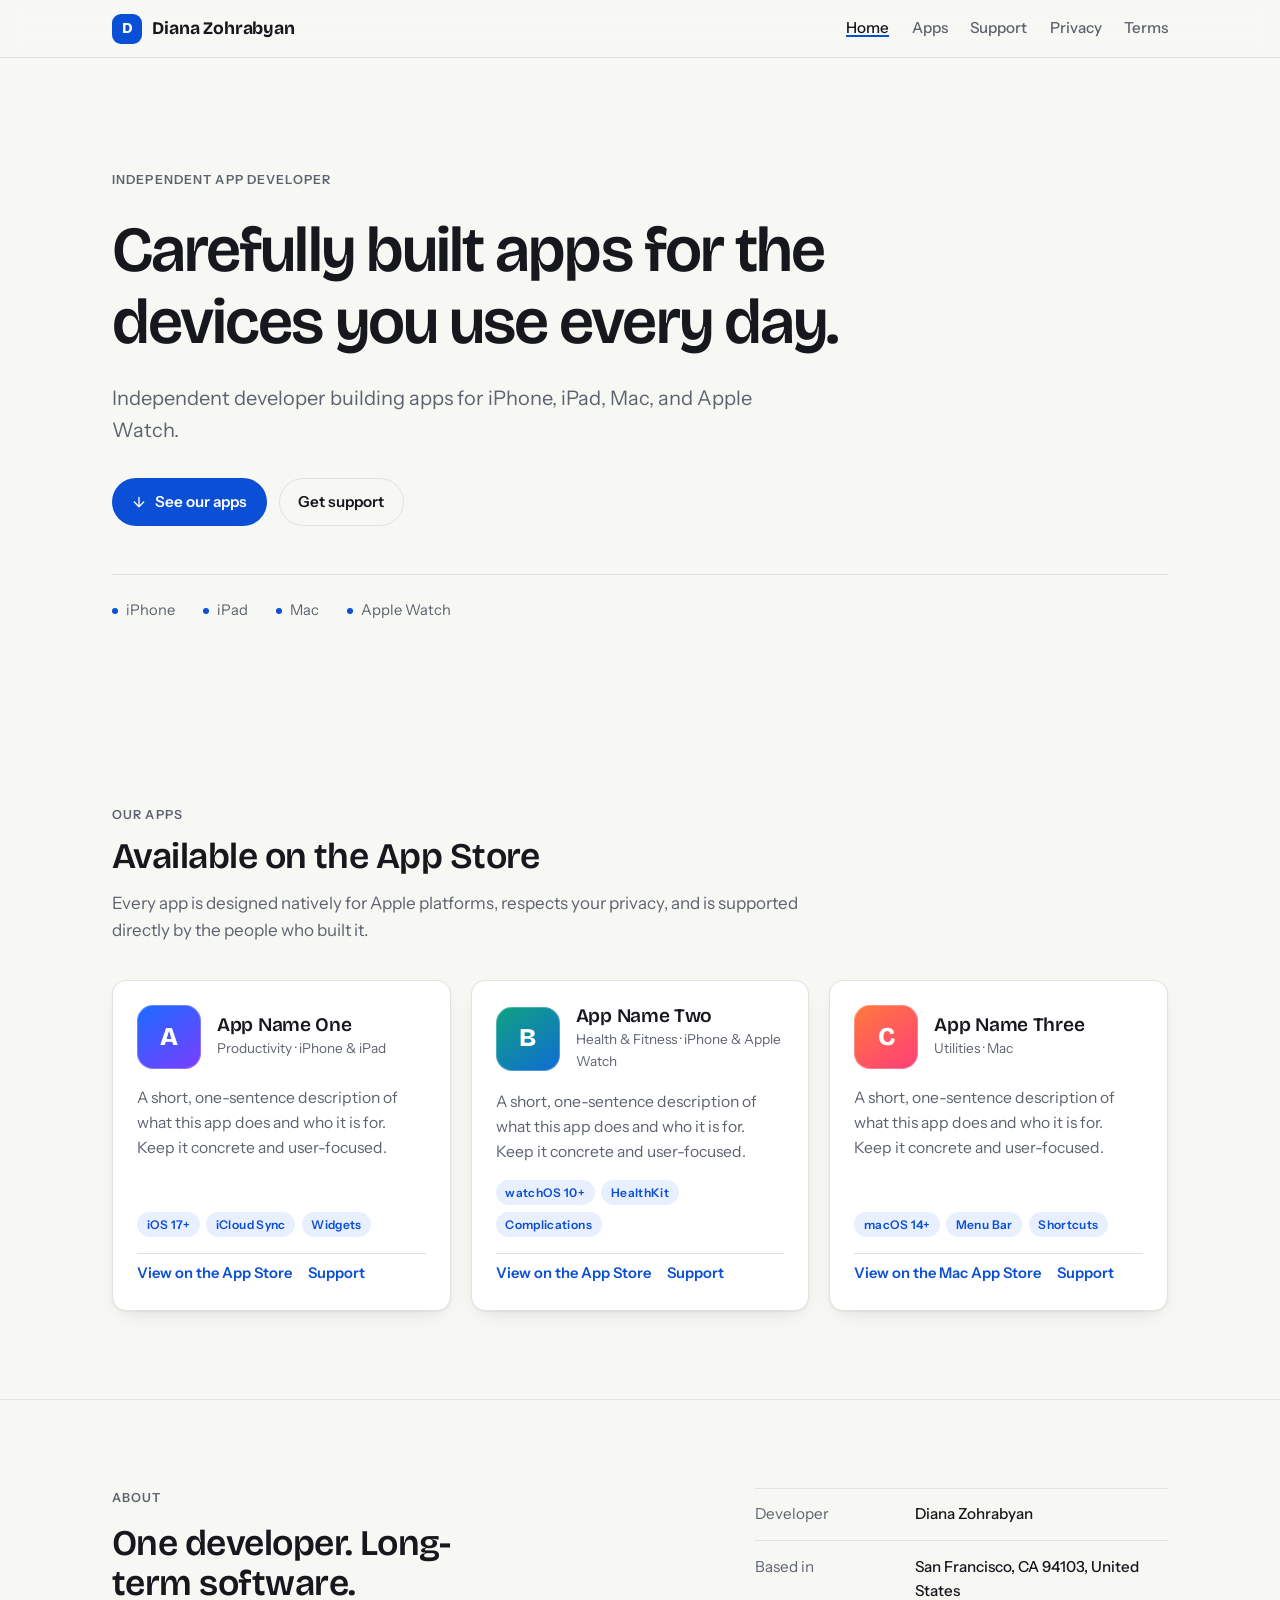
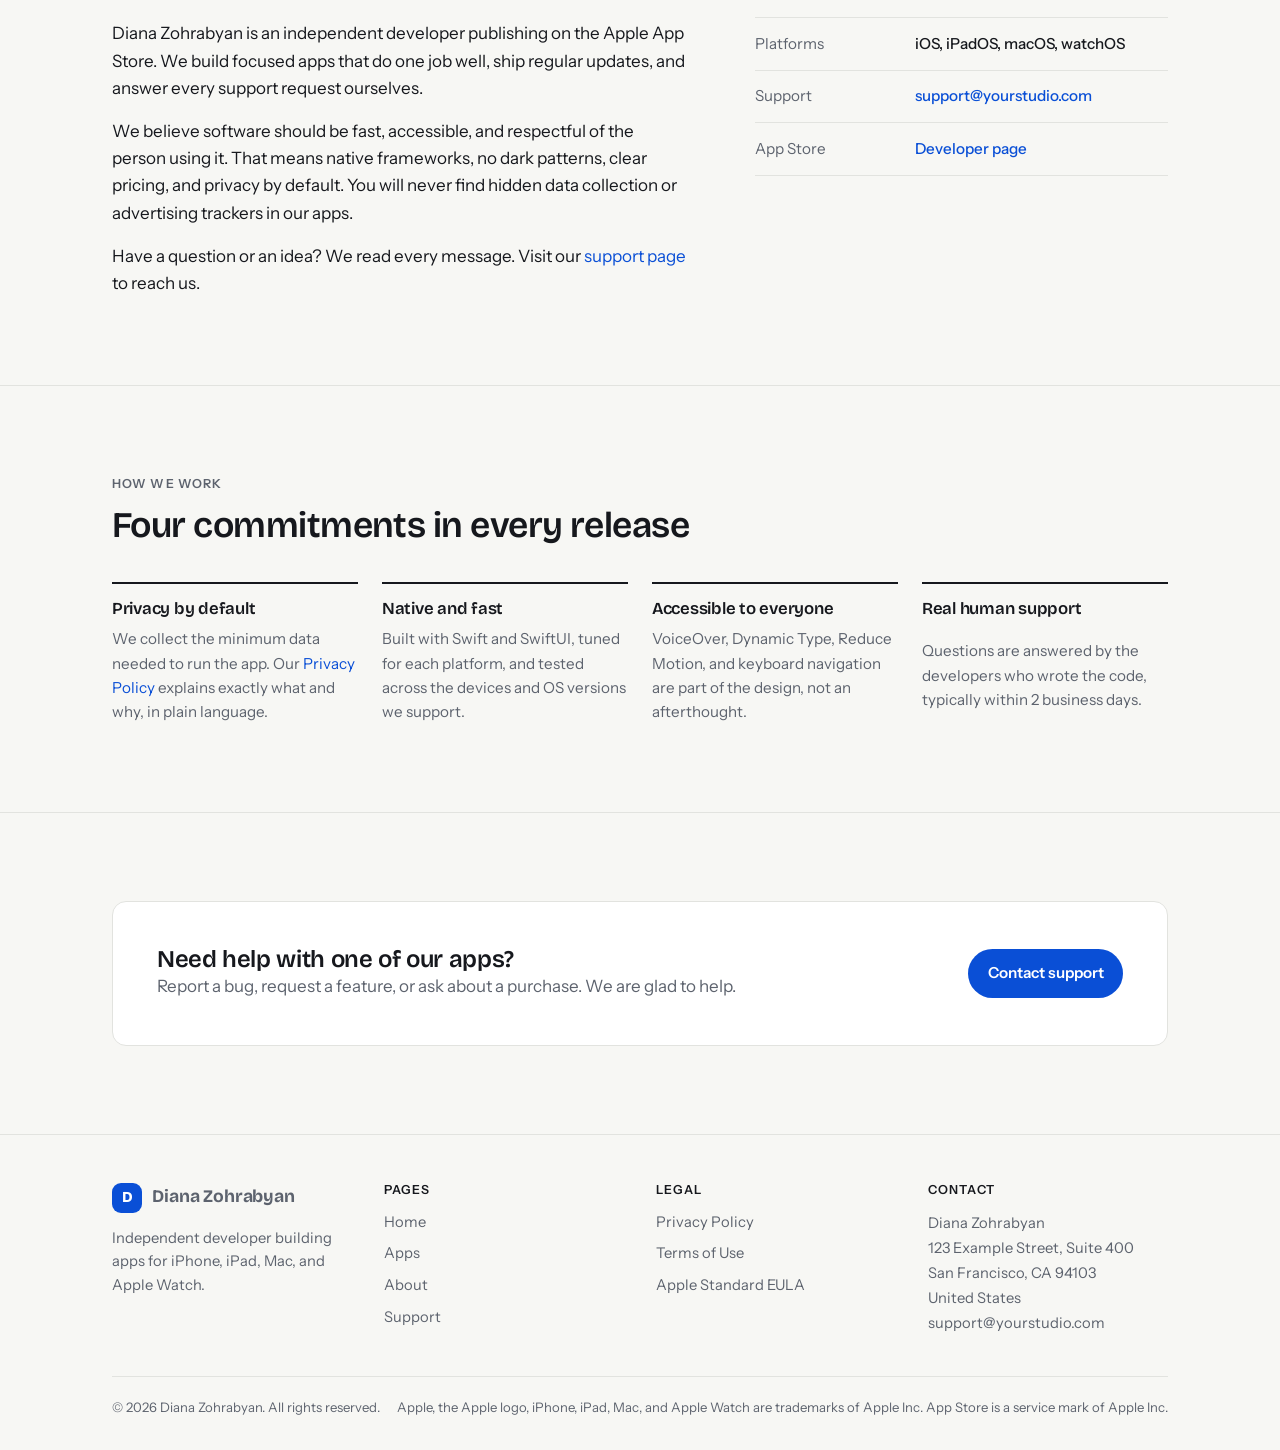
<file: index.html>
<!doctype html>
<html lang="en">
<head>
<meta charset="utf-8">
<meta name="viewport" content="width=device-width, initial-scale=1, viewport-fit=cover">
<title>Diana Zohrabyan</title>
<meta name="description" content="Independent developer building thoughtfully designed apps for iPhone, iPad, Mac, and Apple Watch.">
<link rel="preconnect" href="https://fonts.googleapis.com">
<link rel="preconnect" href="https://fonts.gstatic.com" crossorigin>
<link rel="stylesheet" href="https://fonts.googleapis.com/css2?family=Bricolage+Grotesque:opsz,wght@12..96,500;12..96,600;12..96,700;12..96,800&family=Instrument+Sans:ital,wght@0,400;0,500;0,600;1,400&display=swap">
<link rel="stylesheet" href="assets/styles.css">
</head>
<body>

<header class="site-header">
  <div class="wrap nav">
    <a class="brand" href="index.html"><span class="brand-mark" aria-hidden="true">D</span><span data-site="name">Diana Zohrabyan</span></a>
    <nav aria-label="Primary">
      <ul class="nav-links">
        <li><a href="index.html">Home</a></li>
        <li><a href="index.html#apps">Apps</a></li>
        <li><a href="contact.html">Support</a></li>
        <li><a href="privacy.html">Privacy</a></li>
        <li><a href="terms.html">Terms</a></li>
      </ul>
    </nav>
  </div>
</header>

<main id="main">

  <section class="wrap hero">
    <p class="eyebrow">Independent App Developer</p>
    <h1>Carefully built apps for the devices you use every day.</h1>
    <p class="lede" data-site="tagline">Independent developer building apps for iPhone, iPad, Mac, and Apple Watch.</p>
    <div class="hero-actions">
      <a class="btn btn-primary" href="#apps">
        <svg viewBox="0 0 24 24" fill="none" stroke="currentColor" stroke-width="2" stroke-linecap="round" stroke-linejoin="round" aria-hidden="true"><path d="M12 5v14M5 12l7 7 7-7"/></svg>
        See our apps
      </a>
      <a class="btn btn-ghost" href="contact.html">Get support</a>
    </div>
    <ul class="platforms" aria-label="Platforms we build for">
      <li>iPhone</li><li>iPad</li><li>Mac</li><li>Apple Watch</li>
    </ul>
  </section>

  <section class="section" id="apps">
    <div class="wrap">
      <div class="section-head">
        <p class="eyebrow">Our Apps</p>
        <h2>Available on the App Store</h2>
        <p class="muted">Every app is designed natively for Apple platforms, respects your privacy, and is supported directly by the people who built it.</p>
      </div>

      <!-- ===== APP CARDS: duplicate a card for each app you publish. =====
           Replace the name, description, tags, and the App Store link. -->
      <div class="app-grid">
        <article class="app-card">
          <div class="app-top">
            <div class="app-icon a" aria-hidden="true">A</div>
            <div>
              <h3>App Name One</h3>
              <div class="app-meta">Productivity · iPhone &amp; iPad</div>
            </div>
          </div>
          <p>A short, one-sentence description of what this app does and who it is for. Keep it concrete and user-focused.</p>
          <ul class="tags"><li>iOS 17+</li><li>iCloud Sync</li><li>Widgets</li></ul>
          <div class="app-links">
            <a href="https://apps.apple.com/app/id000000000" rel="noopener">View on the App Store</a>
            <a href="contact.html">Support</a>
          </div>
        </article>

        <article class="app-card">
          <div class="app-top">
            <div class="app-icon b" aria-hidden="true">B</div>
            <div>
              <h3>App Name Two</h3>
              <div class="app-meta">Health &amp; Fitness · iPhone &amp; Apple Watch</div>
            </div>
          </div>
          <p>A short, one-sentence description of what this app does and who it is for. Keep it concrete and user-focused.</p>
          <ul class="tags"><li>watchOS 10+</li><li>HealthKit</li><li>Complications</li></ul>
          <div class="app-links">
            <a href="https://apps.apple.com/app/id000000000" rel="noopener">View on the App Store</a>
            <a href="contact.html">Support</a>
          </div>
        </article>

        <article class="app-card">
          <div class="app-top">
            <div class="app-icon c" aria-hidden="true">C</div>
            <div>
              <h3>App Name Three</h3>
              <div class="app-meta">Utilities · Mac</div>
            </div>
          </div>
          <p>A short, one-sentence description of what this app does and who it is for. Keep it concrete and user-focused.</p>
          <ul class="tags"><li>macOS 14+</li><li>Menu Bar</li><li>Shortcuts</li></ul>
          <div class="app-links">
            <a href="https://apps.apple.com/app/id000000000" rel="noopener">View on the Mac App Store</a>
            <a href="contact.html">Support</a>
          </div>
        </article>
      </div>
    </div>
  </section>

  <section class="section" id="about">
    <div class="wrap two-col">
      <div class="prose">
        <p class="eyebrow">About</p>
        <h2>One developer. Long-term software.</h2>
        <p><span data-site="name">Diana Zohrabyan</span> is an independent developer publishing on the Apple App Store. We build focused apps that do one job well, ship regular updates, and answer every support request ourselves.</p>
        <p>We believe software should be fast, accessible, and respectful of the person using it. That means native frameworks, no dark patterns, clear pricing, and privacy by default. You will never find hidden data collection or advertising trackers in our apps.</p>
        <p>Have a question or an idea? We read every message. Visit our <a href="contact.html">support page</a> to reach us.</p>
      </div>
      <dl class="facts" aria-label="Studio details">
        <div><dt>Developer</dt><dd data-site="legalName">Diana Zohrabyan</dd></div>
        <div><dt>Based in</dt><dd><span data-site="city">San Francisco, CA 94103</span>, <span data-site="country">United States</span></dd></div>
        <div><dt>Platforms</dt><dd>iOS, iPadOS, macOS, watchOS</dd></div>
        <div><dt>Support</dt><dd><a data-site-href="supportEmail" data-scheme="mailto" href="mailto:support@yourstudio.com"><span data-site="supportEmail">support@yourstudio.com</span></a></dd></div>
        <div><dt>App Store</dt><dd><a data-site-href="appStoreDeveloperUrl" href="https://apps.apple.com/developer/your-studio/id000000000" rel="noopener">Developer page</a></dd></div>
      </dl>
    </div>
  </section>

  <section class="section" id="principles">
    <div class="wrap">
      <div class="section-head">
        <p class="eyebrow">How We Work</p>
        <h2>Four commitments in every release</h2>
      </div>
      <ul class="principles">
        <li><h3>Privacy by default</h3><p>We collect the minimum data needed to run the app. Our <a href="privacy.html">Privacy Policy</a> explains exactly what and why, in plain language.</p></li>
        <li><h3>Native and fast</h3><p>Built with Swift and SwiftUI, tuned for each platform, and tested across the devices and OS versions we support.</p></li>
        <li><h3>Accessible to everyone</h3><p>VoiceOver, Dynamic Type, Reduce Motion, and keyboard navigation are part of the design, not an afterthought.</p></li>
        <li><h3>Real human support</h3><p>Questions are answered by the developers who wrote the code, typically within <span data-site="responseTime">2 business days</span>.</p></li>
      </ul>
    </div>
  </section>

  <section class="section">
    <div class="wrap">
      <div class="cta">
        <div>
          <h2>Need help with one of our apps?</h2>
          <p>Report a bug, request a feature, or ask about a purchase. We are glad to help.</p>
        </div>
        <a class="btn btn-primary" href="contact.html">Contact support</a>
      </div>
    </div>
  </section>

</main>

<footer class="site-footer">
  <div class="wrap">
    <div class="footer-grid">
      <div>
        <a class="brand" href="index.html"><span class="brand-mark" aria-hidden="true">D</span><span data-site="name">Diana Zohrabyan</span></a>
        <p style="margin-top:.9rem; max-width:32ch" data-site="tagline">Independent developer building apps for iPhone, iPad, Mac, and Apple Watch.</p>
      </div>
      <div>
        <h4>Pages</h4>
        <ul>
          <li><a href="index.html">Home</a></li>
          <li><a href="index.html#apps">Apps</a></li>
          <li><a href="index.html#about">About</a></li>
          <li><a href="contact.html">Support</a></li>
        </ul>
      </div>
      <div>
        <h4>Legal</h4>
        <ul>
          <li><a href="privacy.html">Privacy Policy</a></li>
          <li><a href="terms.html">Terms of Use</a></li>
          <li><a href="https://www.apple.com/legal/internet-services/itunes/dev/stdeula/" rel="noopener">Apple Standard EULA</a></li>
        </ul>
      </div>
      <div>
        <h4>Contact</h4>
        <address>
          <span data-site="legalName">Diana Zohrabyan</span><br>
          <span data-site="address">123 Example Street, Suite 400</span><br>
          <span data-site="city">San Francisco, CA 94103</span><br>
          <span data-site="country">United States</span><br>
          <a data-site-href="supportEmail" data-scheme="mailto" href="mailto:support@yourstudio.com"><span data-site="supportEmail">support@yourstudio.com</span></a>
        </address>
      </div>
    </div>
    <div class="footer-bottom">
      <p>© <span data-year>2026</span> <span data-site="legalName">Diana Zohrabyan</span>. All rights reserved.</p>
      <p>Apple, the Apple logo, iPhone, iPad, Mac, and Apple Watch are trademarks of Apple Inc. App Store is a service mark of Apple Inc.</p>
    </div>
  </div>
</footer>

<script src="assets/site.config.js"></script>
<script src="assets/site.js"></script>
</body>
</html>
</file>
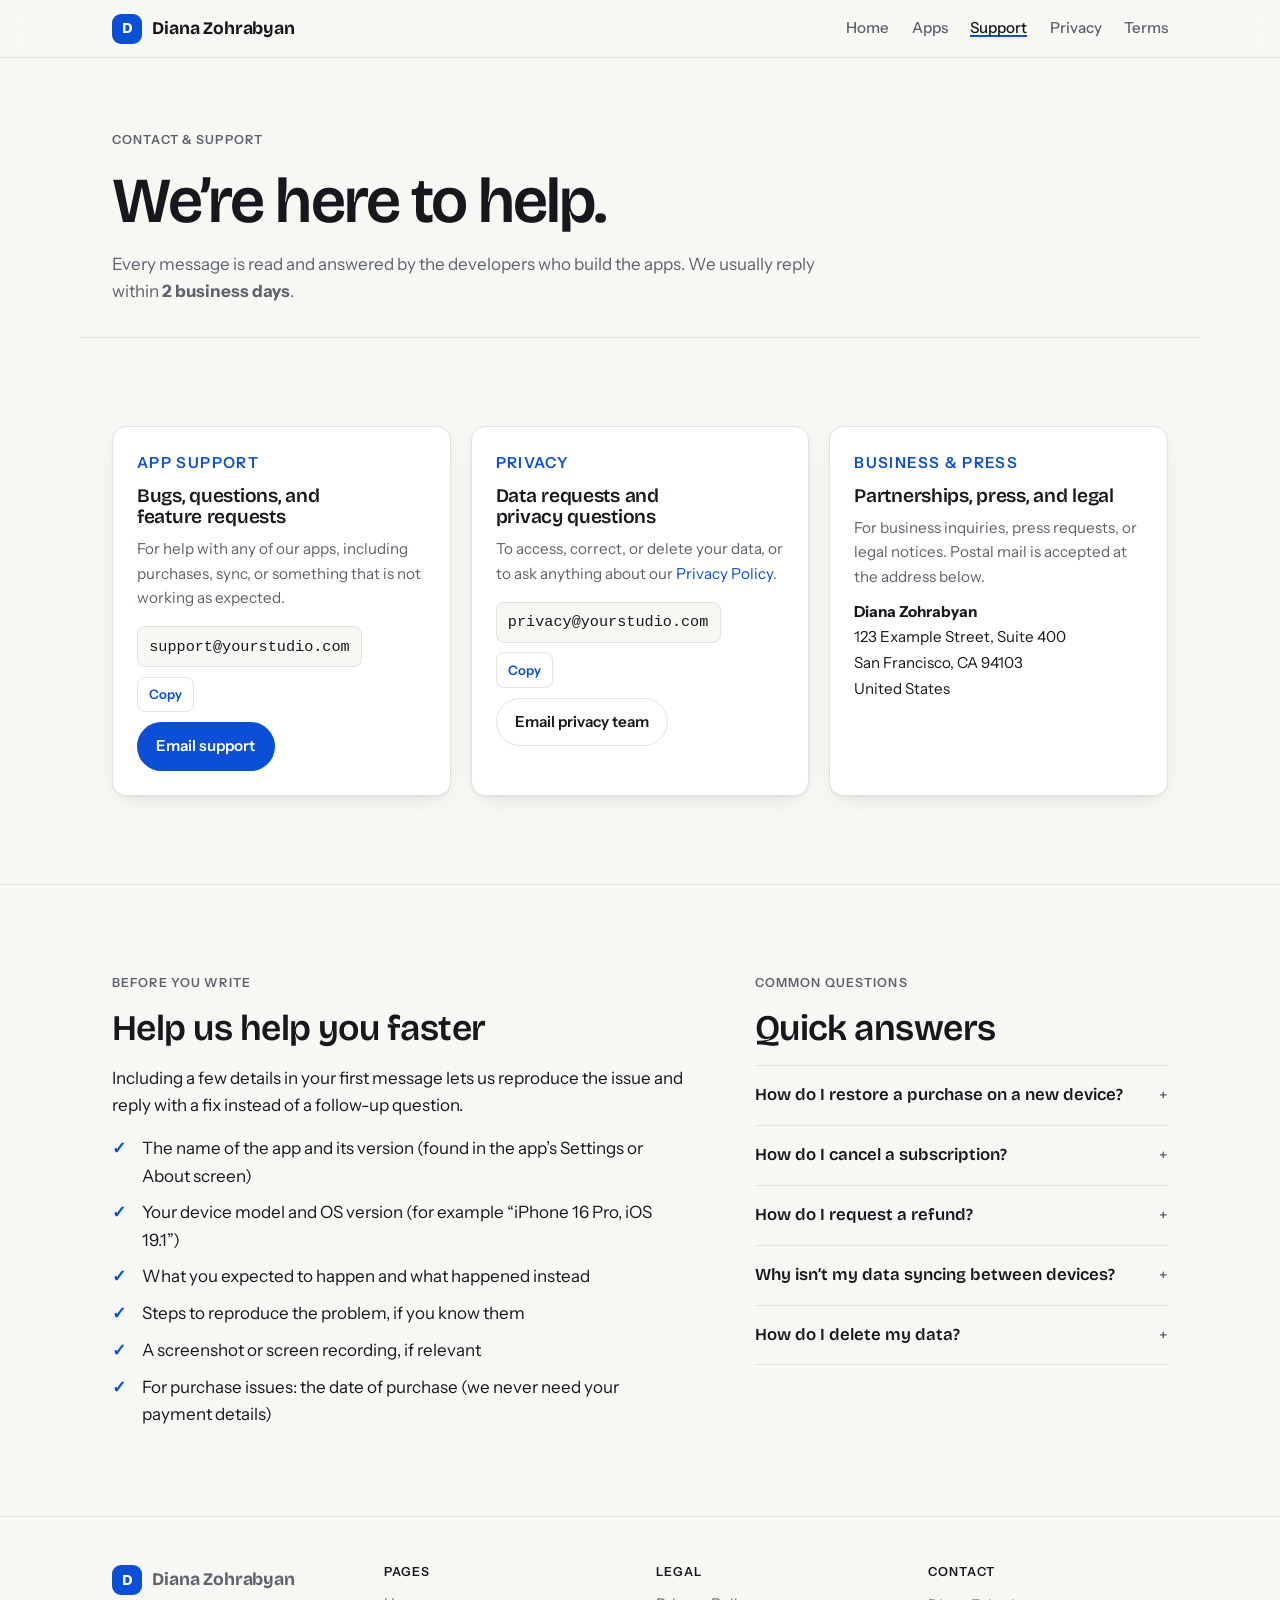
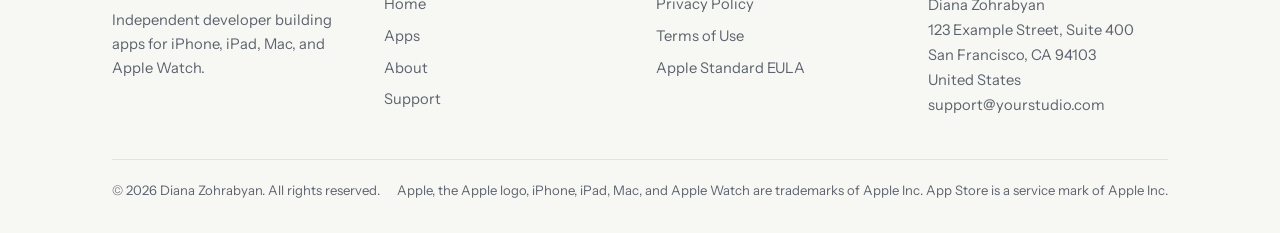
<file: contact.html>
<!doctype html>
<html lang="en">
<head>
<meta charset="utf-8">
<meta name="viewport" content="width=device-width, initial-scale=1, viewport-fit=cover">
<title>Contact &amp; Support · Diana Zohrabyan</title>
<meta name="description" content="Get support for Diana Zohrabyan apps, report a bug, request a feature, or contact us about privacy and business inquiries.">
<link rel="preconnect" href="https://fonts.googleapis.com">
<link rel="preconnect" href="https://fonts.gstatic.com" crossorigin>
<link rel="stylesheet" href="https://fonts.googleapis.com/css2?family=Bricolage+Grotesque:opsz,wght@12..96,500;12..96,600;12..96,700;12..96,800&family=Instrument+Sans:ital,wght@0,400;0,500;0,600;1,400&display=swap">
<link rel="stylesheet" href="assets/styles.css">
</head>
<body>

<header class="site-header">
  <div class="wrap nav">
    <a class="brand" href="index.html"><span class="brand-mark" aria-hidden="true">D</span><span data-site="name">Diana Zohrabyan</span></a>
    <nav aria-label="Primary">
      <ul class="nav-links">
        <li><a href="index.html">Home</a></li>
        <li><a href="index.html#apps">Apps</a></li>
        <li><a href="contact.html">Support</a></li>
        <li><a href="privacy.html">Privacy</a></li>
        <li><a href="terms.html">Terms</a></li>
      </ul>
    </nav>
  </div>
</header>

<main id="main">
  <div class="wrap doc-header">
    <p class="eyebrow">Contact &amp; Support</p>
    <h1>We’re here to help.</h1>
    <p class="muted">Every message is read and answered by the developers who build the apps. We usually reply within <strong data-site="responseTime">2 business days</strong>.</p>
  </div>

  <section class="section">
    <div class="wrap">
      <div class="contact-grid">
        <div class="contact-card">
          <p class="eyebrow">App Support</p>
          <h2>Bugs, questions, and feature requests</h2>
          <p>For help with any of our apps, including purchases, sync, or something that is not working as expected.</p>
          <div class="email-row">
            <span class="email" id="email-support" data-site="supportEmail">support@yourstudio.com</span>
            <button class="copy" type="button" data-copy="email-support">Copy</button>
          </div>
          <p><a class="btn btn-primary" data-site-href="supportEmail" data-scheme="mailto" href="mailto:support@yourstudio.com">Email support</a></p>
        </div>

        <div class="contact-card">
          <p class="eyebrow">Privacy</p>
          <h2>Data requests and privacy questions</h2>
          <p>To access, correct, or delete your data, or to ask anything about our <a href="privacy.html">Privacy Policy</a>.</p>
          <div class="email-row">
            <span class="email" id="email-privacy" data-site="privacyEmail">privacy@yourstudio.com</span>
            <button class="copy" type="button" data-copy="email-privacy">Copy</button>
          </div>
          <p><a class="btn btn-ghost" data-site-href="privacyEmail" data-scheme="mailto" href="mailto:privacy@yourstudio.com">Email privacy team</a></p>
        </div>

        <div class="contact-card">
          <p class="eyebrow">Business &amp; Press</p>
          <h2>Partnerships, press, and legal</h2>
          <p>For business inquiries, press requests, or legal notices. Postal mail is accepted at the address below.</p>
          <address style="font-style:normal; line-height:1.7; font-size:.95rem">
            <strong data-site="legalName">Diana Zohrabyan</strong><br>
            <span data-site="address">123 Example Street, Suite 400</span><br>
            <span data-site="city">San Francisco, CA 94103</span><br>
            <span data-site="country">United States</span>
            <span data-site-if="phone"><br>Phone: <a data-site-href="phone" data-scheme="tel" href="tel:"><span data-site="phone"></span></a></span>
          </address>
        </div>
      </div>
    </div>
  </section>

  <section class="section">
    <div class="wrap two-col">
      <div class="prose">
        <p class="eyebrow">Before You Write</p>
        <h2>Help us help you faster</h2>
        <p>Including a few details in your first message lets us reproduce the issue and reply with a fix instead of a follow-up question.</p>
        <ul class="checklist">
          <li>The name of the app and its version (found in the app’s Settings or About screen)</li>
          <li>Your device model and OS version (for example “iPhone 16 Pro, iOS 19.1”)</li>
          <li>What you expected to happen and what happened instead</li>
          <li>Steps to reproduce the problem, if you know them</li>
          <li>A screenshot or screen recording, if relevant</li>
          <li>For purchase issues: the date of purchase (we never need your payment details)</li>
        </ul>
      </div>
      <div class="prose">
        <p class="eyebrow">Common Questions</p>
        <h2>Quick answers</h2>
        <div class="faq">
          <details>
            <summary>How do I restore a purchase on a new device?</summary>
            <p>Make sure you are signed in with the same Apple ID used for the original purchase, then open the app’s settings and tap “Restore Purchases”. Subscriptions and one-time purchases are tied to your Apple ID, not your device.</p>
          </details>
          <details>
            <summary>How do I cancel a subscription?</summary>
            <p>Subscriptions are managed by Apple. On your device, open Settings, tap your name, then Subscriptions, select the app, and choose Cancel. You will keep access until the end of the current billing period.</p>
          </details>
          <details>
            <summary>How do I request a refund?</summary>
            <p>Apple processes all refunds for App Store purchases. Visit <a href="https://reportaproblem.apple.com" rel="noopener">reportaproblem.apple.com</a>, sign in with your Apple ID, and select the purchase. We are not able to issue refunds directly, but let us know if we can help with anything.</p>
          </details>
          <details>
            <summary>Why isn’t my data syncing between devices?</summary>
            <p>Check that iCloud Drive is enabled on every device, that the app is allowed to use iCloud in Settings → your name → iCloud, and that both devices are signed in to the same Apple ID and connected to the internet. If it still does not sync, email us the details and we will investigate.</p>
          </details>
          <details>
            <summary>How do I delete my data?</summary>
            <p>Deleting the app removes its data from your device. To remove iCloud data, go to Settings → your name → iCloud → Manage Account Storage, select the app, and choose Delete Data. Full instructions are in our <a href="privacy.html#deletion">Privacy Policy</a>.</p>
          </details>
        </div>
      </div>
    </div>
  </section>
</main>

<footer class="site-footer">
  <div class="wrap">
    <div class="footer-grid">
      <div>
        <a class="brand" href="index.html"><span class="brand-mark" aria-hidden="true">D</span><span data-site="name">Diana Zohrabyan</span></a>
        <p style="margin-top:.9rem; max-width:32ch" data-site="tagline">Independent developer building apps for iPhone, iPad, Mac, and Apple Watch.</p>
      </div>
      <div>
        <h4>Pages</h4>
        <ul>
          <li><a href="index.html">Home</a></li>
          <li><a href="index.html#apps">Apps</a></li>
          <li><a href="index.html#about">About</a></li>
          <li><a href="contact.html">Support</a></li>
        </ul>
      </div>
      <div>
        <h4>Legal</h4>
        <ul>
          <li><a href="privacy.html">Privacy Policy</a></li>
          <li><a href="terms.html">Terms of Use</a></li>
          <li><a href="https://www.apple.com/legal/internet-services/itunes/dev/stdeula/" rel="noopener">Apple Standard EULA</a></li>
        </ul>
      </div>
      <div>
        <h4>Contact</h4>
        <address>
          <span data-site="legalName">Diana Zohrabyan</span><br>
          <span data-site="address">123 Example Street, Suite 400</span><br>
          <span data-site="city">San Francisco, CA 94103</span><br>
          <span data-site="country">United States</span><br>
          <a data-site-href="supportEmail" data-scheme="mailto" href="mailto:support@yourstudio.com"><span data-site="supportEmail">support@yourstudio.com</span></a>
        </address>
      </div>
    </div>
    <div class="footer-bottom">
      <p>© <span data-year>2026</span> <span data-site="legalName">Diana Zohrabyan</span>. All rights reserved.</p>
      <p>Apple, the Apple logo, iPhone, iPad, Mac, and Apple Watch are trademarks of Apple Inc. App Store is a service mark of Apple Inc.</p>
    </div>
  </div>
</footer>

<script src="assets/site.config.js"></script>
<script src="assets/site.js"></script>
</body>
</html>
</file>
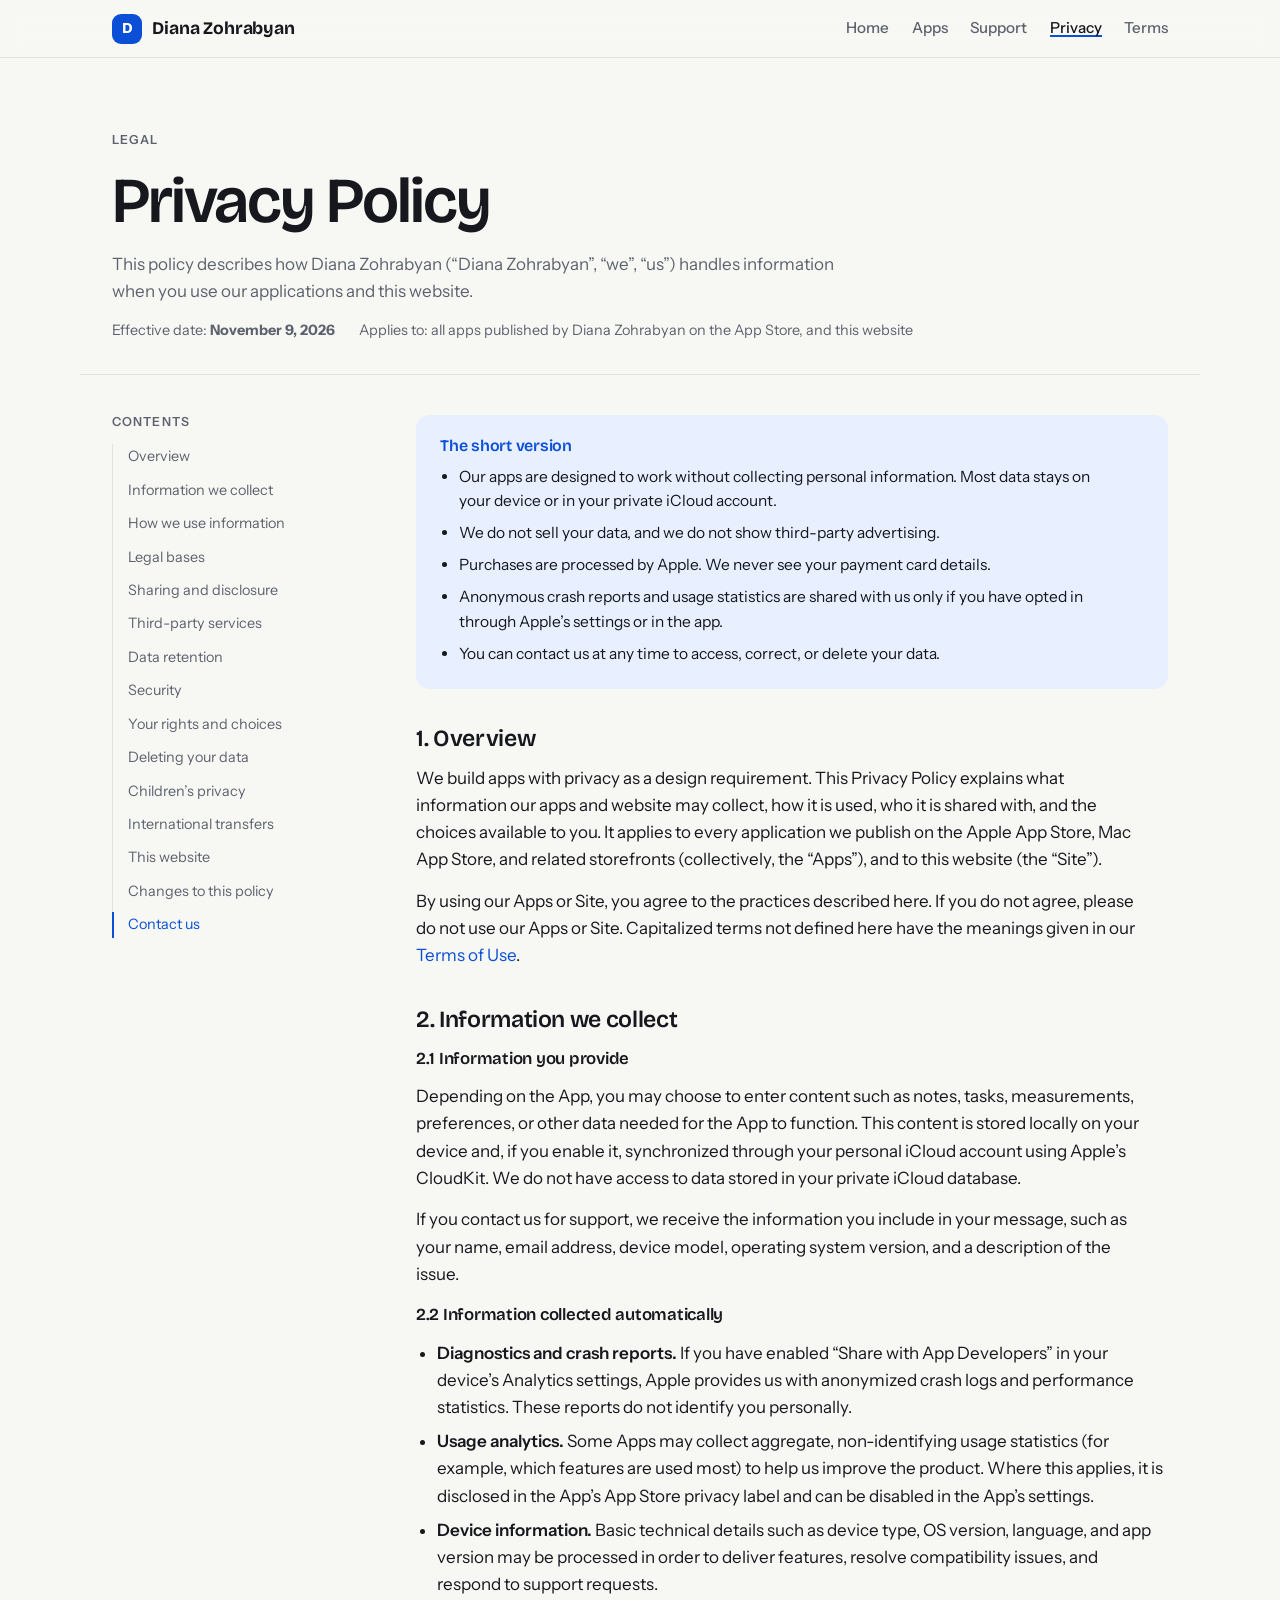
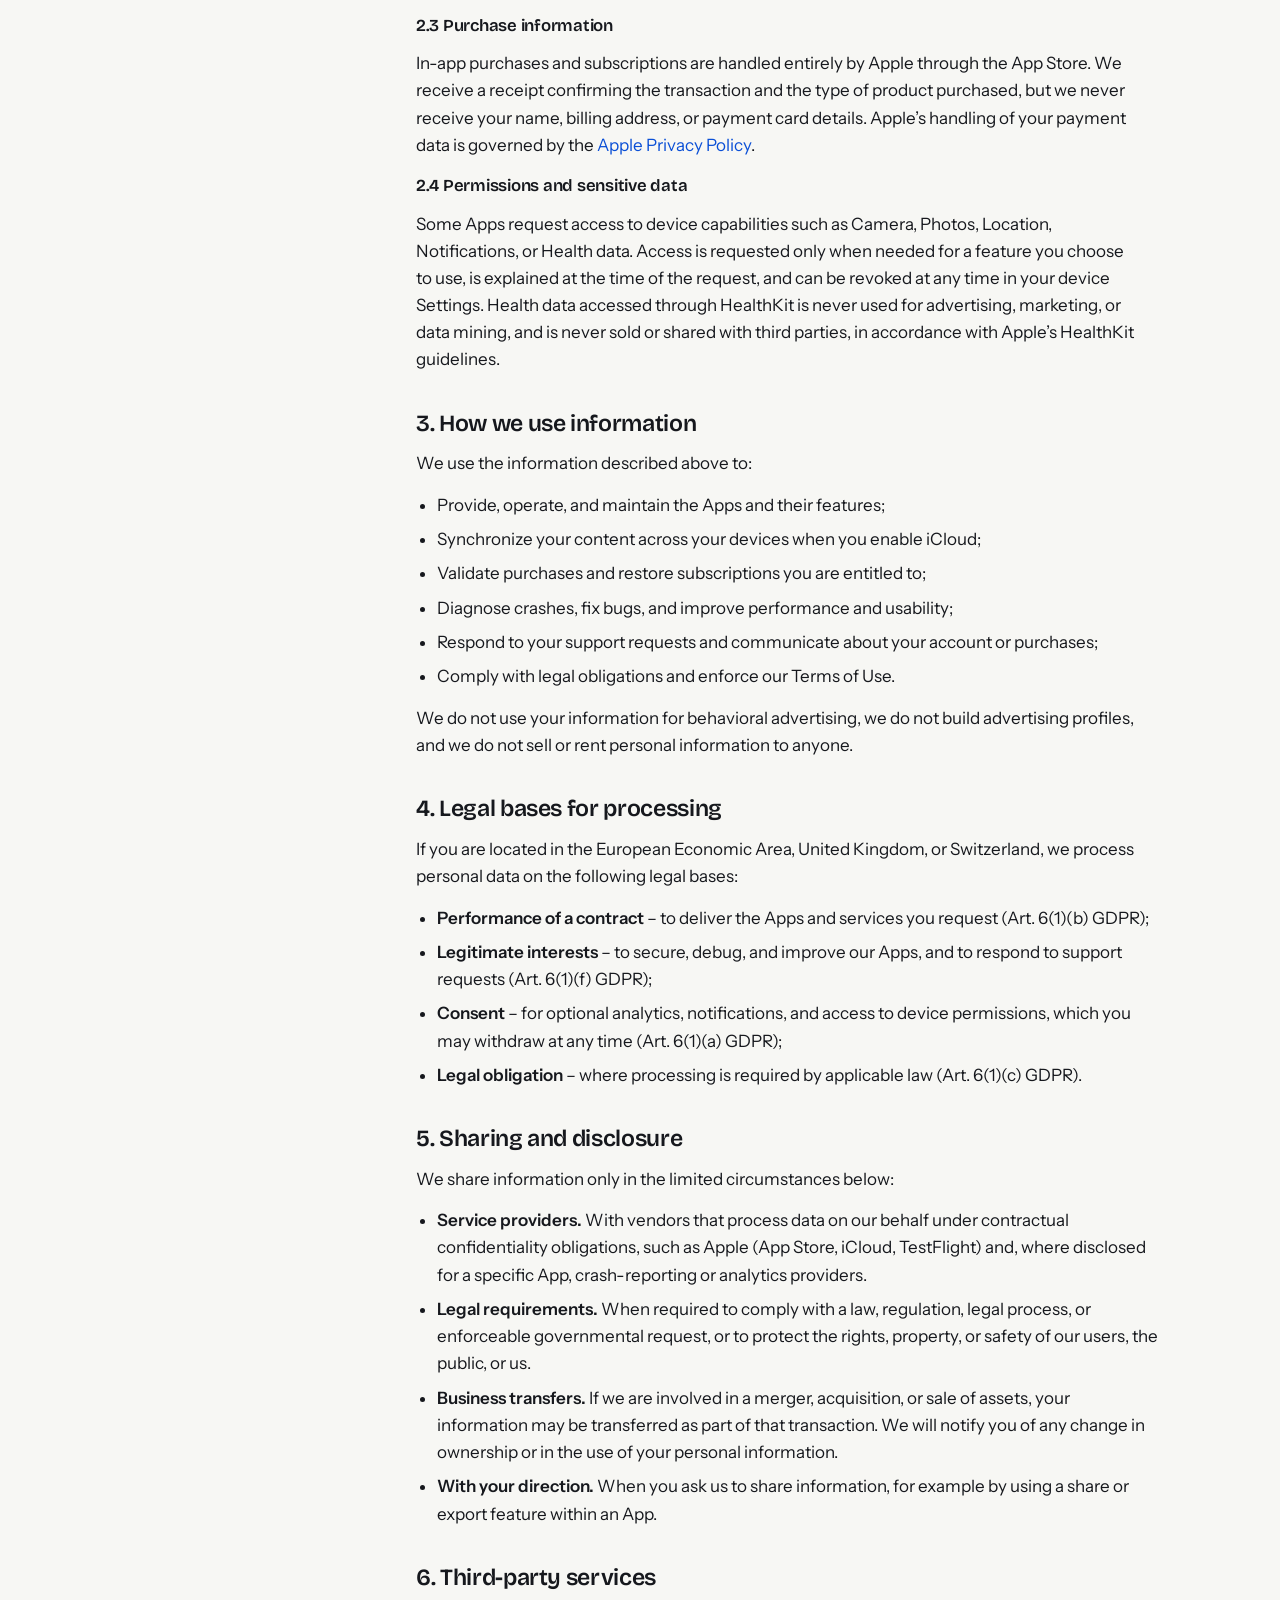
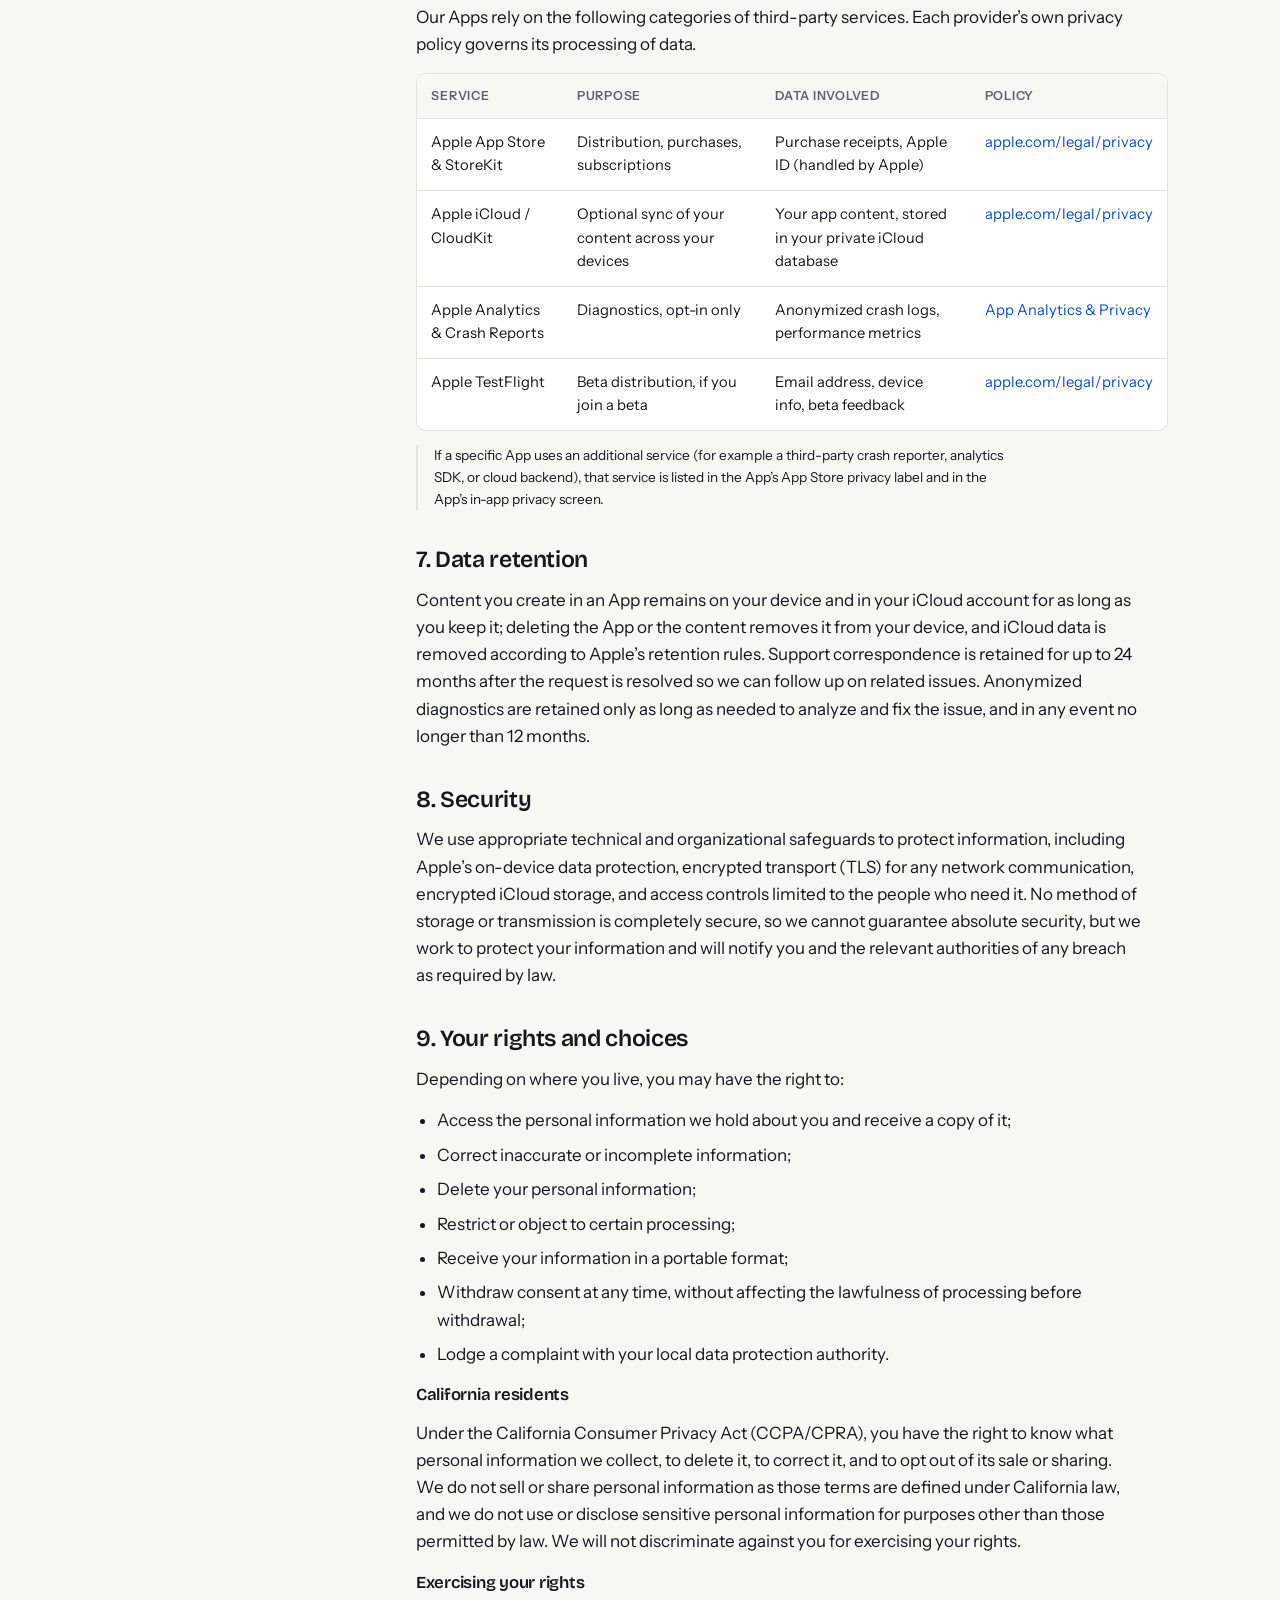
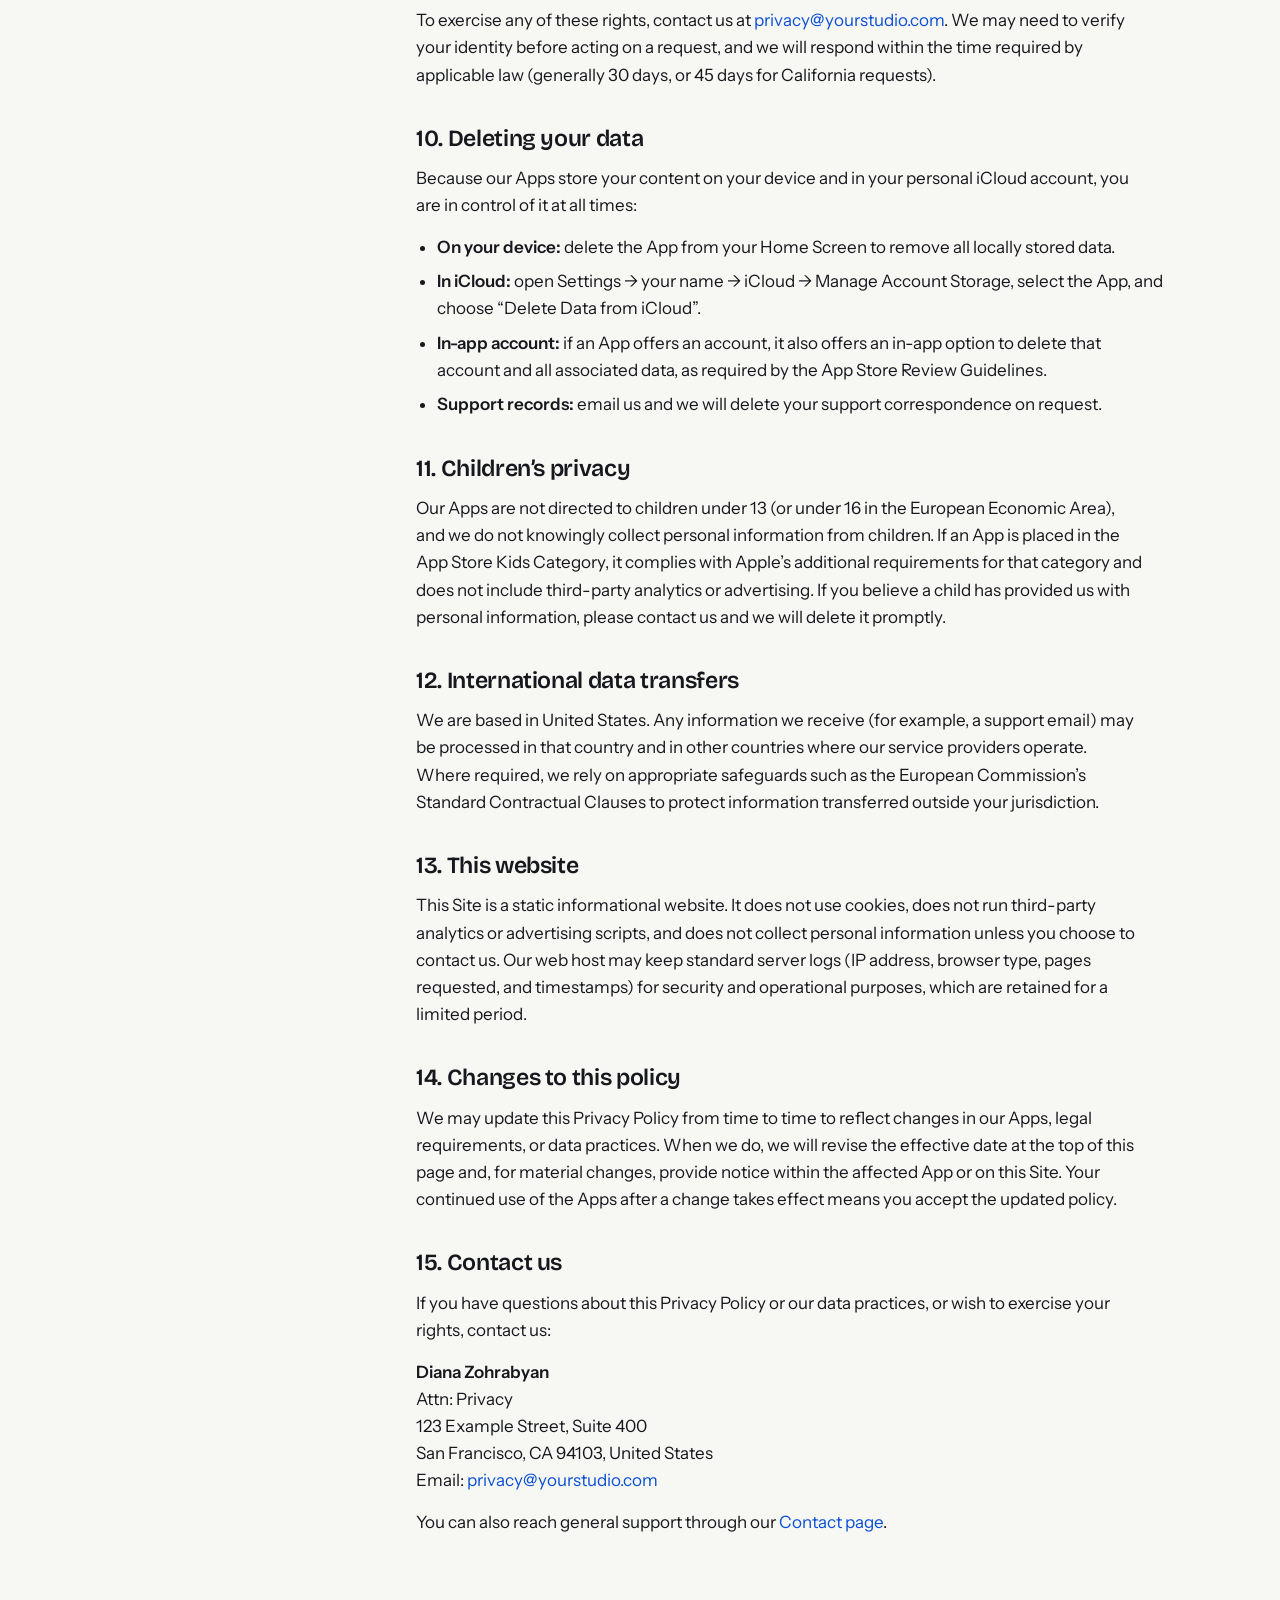
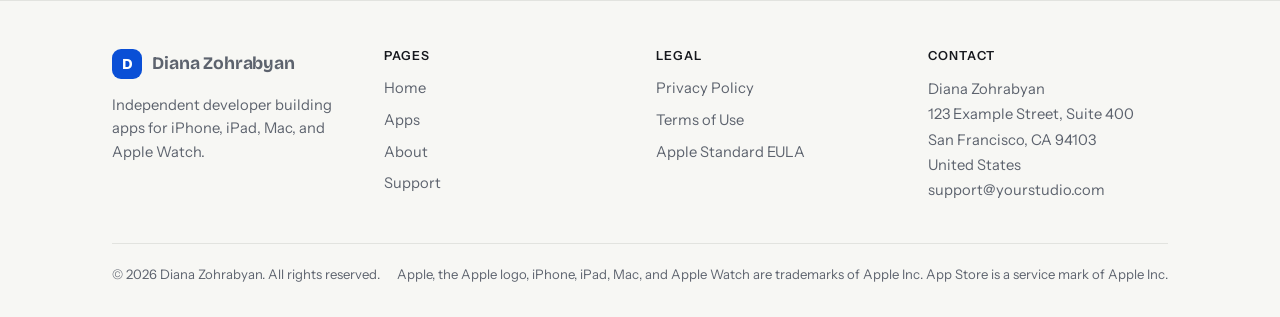
<file: privacy.html>
<!doctype html>
<html lang="en">
<head>
<meta charset="utf-8">
<meta name="viewport" content="width=device-width, initial-scale=1, viewport-fit=cover">
<title>Privacy Policy · Diana Zohrabyan</title>
<meta name="description" content="How Diana Zohrabyan collects, uses, and protects information in its apps and on this website.">
<link rel="preconnect" href="https://fonts.googleapis.com">
<link rel="preconnect" href="https://fonts.gstatic.com" crossorigin>
<link rel="stylesheet" href="https://fonts.googleapis.com/css2?family=Bricolage+Grotesque:opsz,wght@12..96,500;12..96,600;12..96,700;12..96,800&family=Instrument+Sans:ital,wght@0,400;0,500;0,600;1,400&display=swap">
<link rel="stylesheet" href="assets/styles.css">
</head>
<body>

<header class="site-header">
  <div class="wrap nav">
    <a class="brand" href="index.html"><span class="brand-mark" aria-hidden="true">D</span><span data-site="name">Diana Zohrabyan</span></a>
    <nav aria-label="Primary">
      <ul class="nav-links">
        <li><a href="index.html">Home</a></li>
        <li><a href="index.html#apps">Apps</a></li>
        <li><a href="contact.html">Support</a></li>
        <li><a href="privacy.html">Privacy</a></li>
        <li><a href="terms.html">Terms</a></li>
      </ul>
    </nav>
  </div>
</header>

<main id="main">
  <div class="wrap doc-header">
    <p class="eyebrow">Legal</p>
    <h1>Privacy Policy</h1>
    <p class="muted">This policy describes how <span data-site="legalName">Diana Zohrabyan</span> (“<span data-site="name">Diana Zohrabyan</span>”, “we”, “us”) handles information when you use our applications and this website.</p>
    <div class="meta">
      <span>Effective date: <strong data-site="legalUpdated">November 9, 2026</strong></span>
      <span>Applies to: all apps published by <span data-site="name">Diana Zohrabyan</span> on the App Store, and this website</span>
    </div>
  </div>

  <div class="wrap doc-layout">
    <aside class="toc" aria-label="Table of contents">
      <h2>Contents</h2>
      <ol>
        <li><a href="#overview">Overview</a></li>
        <li><a href="#collect">Information we collect</a></li>
        <li><a href="#use">How we use information</a></li>
        <li><a href="#legal-bases">Legal bases</a></li>
        <li><a href="#sharing">Sharing and disclosure</a></li>
        <li><a href="#third-parties">Third-party services</a></li>
        <li><a href="#retention">Data retention</a></li>
        <li><a href="#security">Security</a></li>
        <li><a href="#rights">Your rights and choices</a></li>
        <li><a href="#deletion">Deleting your data</a></li>
        <li><a href="#children">Children’s privacy</a></li>
        <li><a href="#transfers">International transfers</a></li>
        <li><a href="#website">This website</a></li>
        <li><a href="#changes">Changes to this policy</a></li>
        <li><a href="#contact">Contact us</a></li>
      </ol>
    </aside>

    <article class="doc">
      <div class="summary">
        <h2>The short version</h2>
        <ul>
          <li>Our apps are designed to work without collecting personal information. Most data stays on your device or in your private iCloud account.</li>
          <li>We do not sell your data, and we do not show third-party advertising.</li>
          <li>Purchases are processed by Apple. We never see your payment card details.</li>
          <li>Anonymous crash reports and usage statistics are shared with us only if you have opted in through Apple’s settings or in the app.</li>
          <li>You can contact us at any time to access, correct, or delete your data.</li>
        </ul>
      </div>

      <section id="overview">
        <h2>1. Overview</h2>
        <p>We build apps with privacy as a design requirement. This Privacy Policy explains what information our apps and website may collect, how it is used, who it is shared with, and the choices available to you. It applies to every application we publish on the Apple App Store, Mac App Store, and related storefronts (collectively, the “Apps”), and to this website (the “Site”).</p>
        <p>By using our Apps or Site, you agree to the practices described here. If you do not agree, please do not use our Apps or Site. Capitalized terms not defined here have the meanings given in our <a href="terms.html">Terms of Use</a>.</p>
      </section>

      <section id="collect">
        <h2>2. Information we collect</h2>
        <h3>2.1 Information you provide</h3>
        <p>Depending on the App, you may choose to enter content such as notes, tasks, measurements, preferences, or other data needed for the App to function. This content is stored locally on your device and, if you enable it, synchronized through your personal iCloud account using Apple’s CloudKit. We do not have access to data stored in your private iCloud database.</p>
        <p>If you contact us for support, we receive the information you include in your message, such as your name, email address, device model, operating system version, and a description of the issue.</p>
        <h3>2.2 Information collected automatically</h3>
        <ul>
          <li><strong>Diagnostics and crash reports.</strong> If you have enabled “Share with App Developers” in your device’s Analytics settings, Apple provides us with anonymized crash logs and performance statistics. These reports do not identify you personally.</li>
          <li><strong>Usage analytics.</strong> Some Apps may collect aggregate, non-identifying usage statistics (for example, which features are used most) to help us improve the product. Where this applies, it is disclosed in the App’s App Store privacy label and can be disabled in the App’s settings.</li>
          <li><strong>Device information.</strong> Basic technical details such as device type, OS version, language, and app version may be processed in order to deliver features, resolve compatibility issues, and respond to support requests.</li>
        </ul>
        <h3>2.3 Purchase information</h3>
        <p>In-app purchases and subscriptions are handled entirely by Apple through the App Store. We receive a receipt confirming the transaction and the type of product purchased, but we never receive your name, billing address, or payment card details. Apple’s handling of your payment data is governed by the <a href="https://www.apple.com/legal/privacy/" rel="noopener">Apple Privacy Policy</a>.</p>
        <h3>2.4 Permissions and sensitive data</h3>
        <p>Some Apps request access to device capabilities such as Camera, Photos, Location, Notifications, or Health data. Access is requested only when needed for a feature you choose to use, is explained at the time of the request, and can be revoked at any time in your device Settings. Health data accessed through HealthKit is never used for advertising, marketing, or data mining, and is never sold or shared with third parties, in accordance with Apple’s HealthKit guidelines.</p>
      </section>

      <section id="use">
        <h2>3. How we use information</h2>
        <p>We use the information described above to:</p>
        <ul>
          <li>Provide, operate, and maintain the Apps and their features;</li>
          <li>Synchronize your content across your devices when you enable iCloud;</li>
          <li>Validate purchases and restore subscriptions you are entitled to;</li>
          <li>Diagnose crashes, fix bugs, and improve performance and usability;</li>
          <li>Respond to your support requests and communicate about your account or purchases;</li>
          <li>Comply with legal obligations and enforce our Terms of Use.</li>
        </ul>
        <p>We do not use your information for behavioral advertising, we do not build advertising profiles, and we do not sell or rent personal information to anyone.</p>
      </section>

      <section id="legal-bases">
        <h2>4. Legal bases for processing</h2>
        <p>If you are located in the European Economic Area, United Kingdom, or Switzerland, we process personal data on the following legal bases:</p>
        <ul>
          <li><strong>Performance of a contract</strong> – to deliver the Apps and services you request (Art. 6(1)(b) GDPR);</li>
          <li><strong>Legitimate interests</strong> – to secure, debug, and improve our Apps, and to respond to support requests (Art. 6(1)(f) GDPR);</li>
          <li><strong>Consent</strong> – for optional analytics, notifications, and access to device permissions, which you may withdraw at any time (Art. 6(1)(a) GDPR);</li>
          <li><strong>Legal obligation</strong> – where processing is required by applicable law (Art. 6(1)(c) GDPR).</li>
        </ul>
      </section>

      <section id="sharing">
        <h2>5. Sharing and disclosure</h2>
        <p>We share information only in the limited circumstances below:</p>
        <ul>
          <li><strong>Service providers.</strong> With vendors that process data on our behalf under contractual confidentiality obligations, such as Apple (App Store, iCloud, TestFlight) and, where disclosed for a specific App, crash-reporting or analytics providers.</li>
          <li><strong>Legal requirements.</strong> When required to comply with a law, regulation, legal process, or enforceable governmental request, or to protect the rights, property, or safety of our users, the public, or us.</li>
          <li><strong>Business transfers.</strong> If we are involved in a merger, acquisition, or sale of assets, your information may be transferred as part of that transaction. We will notify you of any change in ownership or in the use of your personal information.</li>
          <li><strong>With your direction.</strong> When you ask us to share information, for example by using a share or export feature within an App.</li>
        </ul>
      </section>

      <section id="third-parties">
        <h2>6. Third-party services</h2>
        <p>Our Apps rely on the following categories of third-party services. Each provider’s own privacy policy governs its processing of data.</p>
        <div class="table-wrap">
          <table>
            <thead><tr><th>Service</th><th>Purpose</th><th>Data involved</th><th>Policy</th></tr></thead>
            <tbody>
              <tr><td>Apple App Store &amp; StoreKit</td><td>Distribution, purchases, subscriptions</td><td>Purchase receipts, Apple ID (handled by Apple)</td><td><a href="https://www.apple.com/legal/privacy/" rel="noopener">apple.com/legal/privacy</a></td></tr>
              <tr><td>Apple iCloud / CloudKit</td><td>Optional sync of your content across your devices</td><td>Your app content, stored in your private iCloud database</td><td><a href="https://www.apple.com/legal/privacy/" rel="noopener">apple.com/legal/privacy</a></td></tr>
              <tr><td>Apple Analytics &amp; Crash Reports</td><td>Diagnostics, opt-in only</td><td>Anonymized crash logs, performance metrics</td><td><a href="https://www.apple.com/legal/privacy/data/en/app-analytics/" rel="noopener">App Analytics &amp; Privacy</a></td></tr>
              <tr><td>Apple TestFlight</td><td>Beta distribution, if you join a beta</td><td>Email address, device info, beta feedback</td><td><a href="https://www.apple.com/legal/privacy/" rel="noopener">apple.com/legal/privacy</a></td></tr>
            </tbody>
          </table>
        </div>
        <p class="notice">If a specific App uses an additional service (for example a third-party crash reporter, analytics SDK, or cloud backend), that service is listed in the App’s App Store privacy label and in the App’s in-app privacy screen.</p>
      </section>

      <section id="retention">
        <h2>7. Data retention</h2>
        <p>Content you create in an App remains on your device and in your iCloud account for as long as you keep it; deleting the App or the content removes it from your device, and iCloud data is removed according to Apple’s retention rules. Support correspondence is retained for up to 24 months after the request is resolved so we can follow up on related issues. Anonymized diagnostics are retained only as long as needed to analyze and fix the issue, and in any event no longer than 12 months.</p>
      </section>

      <section id="security">
        <h2>8. Security</h2>
        <p>We use appropriate technical and organizational safeguards to protect information, including Apple’s on-device data protection, encrypted transport (TLS) for any network communication, encrypted iCloud storage, and access controls limited to the people who need it. No method of storage or transmission is completely secure, so we cannot guarantee absolute security, but we work to protect your information and will notify you and the relevant authorities of any breach as required by law.</p>
      </section>

      <section id="rights">
        <h2>9. Your rights and choices</h2>
        <p>Depending on where you live, you may have the right to:</p>
        <ul>
          <li>Access the personal information we hold about you and receive a copy of it;</li>
          <li>Correct inaccurate or incomplete information;</li>
          <li>Delete your personal information;</li>
          <li>Restrict or object to certain processing;</li>
          <li>Receive your information in a portable format;</li>
          <li>Withdraw consent at any time, without affecting the lawfulness of processing before withdrawal;</li>
          <li>Lodge a complaint with your local data protection authority.</li>
        </ul>
        <h3>California residents</h3>
        <p>Under the California Consumer Privacy Act (CCPA/CPRA), you have the right to know what personal information we collect, to delete it, to correct it, and to opt out of its sale or sharing. We do not sell or share personal information as those terms are defined under California law, and we do not use or disclose sensitive personal information for purposes other than those permitted by law. We will not discriminate against you for exercising your rights.</p>
        <h3>Exercising your rights</h3>
        <p>To exercise any of these rights, contact us at <a data-site-href="privacyEmail" data-scheme="mailto" href="mailto:privacy@yourstudio.com"><span data-site="privacyEmail">privacy@yourstudio.com</span></a>. We may need to verify your identity before acting on a request, and we will respond within the time required by applicable law (generally 30 days, or 45 days for California requests).</p>
      </section>

      <section id="deletion">
        <h2>10. Deleting your data</h2>
        <p>Because our Apps store your content on your device and in your personal iCloud account, you are in control of it at all times:</p>
        <ul>
          <li><strong>On your device:</strong> delete the App from your Home Screen to remove all locally stored data.</li>
          <li><strong>In iCloud:</strong> open Settings → your name → iCloud → Manage Account Storage, select the App, and choose “Delete Data from iCloud”.</li>
          <li><strong>In-app account:</strong> if an App offers an account, it also offers an in-app option to delete that account and all associated data, as required by the App Store Review Guidelines.</li>
          <li><strong>Support records:</strong> email us and we will delete your support correspondence on request.</li>
        </ul>
      </section>

      <section id="children">
        <h2>11. Children’s privacy</h2>
        <p>Our Apps are not directed to children under 13 (or under 16 in the European Economic Area), and we do not knowingly collect personal information from children. If an App is placed in the App Store Kids Category, it complies with Apple’s additional requirements for that category and does not include third-party analytics or advertising. If you believe a child has provided us with personal information, please contact us and we will delete it promptly.</p>
      </section>

      <section id="transfers">
        <h2>12. International data transfers</h2>
        <p>We are based in <span data-site="country">United States</span>. Any information we receive (for example, a support email) may be processed in that country and in other countries where our service providers operate. Where required, we rely on appropriate safeguards such as the European Commission’s Standard Contractual Clauses to protect information transferred outside your jurisdiction.</p>
      </section>

      <section id="website">
        <h2>13. This website</h2>
        <p>This Site is a static informational website. It does not use cookies, does not run third-party analytics or advertising scripts, and does not collect personal information unless you choose to contact us. Our web host may keep standard server logs (IP address, browser type, pages requested, and timestamps) for security and operational purposes, which are retained for a limited period.</p>
      </section>

      <section id="changes">
        <h2>14. Changes to this policy</h2>
        <p>We may update this Privacy Policy from time to time to reflect changes in our Apps, legal requirements, or data practices. When we do, we will revise the effective date at the top of this page and, for material changes, provide notice within the affected App or on this Site. Your continued use of the Apps after a change takes effect means you accept the updated policy.</p>
      </section>

      <section id="contact">
        <h2>15. Contact us</h2>
        <p>If you have questions about this Privacy Policy or our data practices, or wish to exercise your rights, contact us:</p>
        <p>
          <strong data-site="legalName">Diana Zohrabyan</strong><br>
          Attn: Privacy<br>
          <span data-site="address">123 Example Street, Suite 400</span><br>
          <span data-site="city">San Francisco, CA 94103</span>, <span data-site="country">United States</span><br>
          Email: <a data-site-href="privacyEmail" data-scheme="mailto" href="mailto:privacy@yourstudio.com"><span data-site="privacyEmail">privacy@yourstudio.com</span></a>
        </p>
        <p>You can also reach general support through our <a href="contact.html">Contact page</a>.</p>
      </section>
    </article>
  </div>
</main>

<footer class="site-footer">
  <div class="wrap">
    <div class="footer-grid">
      <div>
        <a class="brand" href="index.html"><span class="brand-mark" aria-hidden="true">D</span><span data-site="name">Diana Zohrabyan</span></a>
        <p style="margin-top:.9rem; max-width:32ch" data-site="tagline">Independent developer building apps for iPhone, iPad, Mac, and Apple Watch.</p>
      </div>
      <div>
        <h4>Pages</h4>
        <ul>
          <li><a href="index.html">Home</a></li>
          <li><a href="index.html#apps">Apps</a></li>
          <li><a href="index.html#about">About</a></li>
          <li><a href="contact.html">Support</a></li>
        </ul>
      </div>
      <div>
        <h4>Legal</h4>
        <ul>
          <li><a href="privacy.html">Privacy Policy</a></li>
          <li><a href="terms.html">Terms of Use</a></li>
          <li><a href="https://www.apple.com/legal/internet-services/itunes/dev/stdeula/" rel="noopener">Apple Standard EULA</a></li>
        </ul>
      </div>
      <div>
        <h4>Contact</h4>
        <address>
          <span data-site="legalName">Diana Zohrabyan</span><br>
          <span data-site="address">123 Example Street, Suite 400</span><br>
          <span data-site="city">San Francisco, CA 94103</span><br>
          <span data-site="country">United States</span><br>
          <a data-site-href="supportEmail" data-scheme="mailto" href="mailto:support@yourstudio.com"><span data-site="supportEmail">support@yourstudio.com</span></a>
        </address>
      </div>
    </div>
    <div class="footer-bottom">
      <p>© <span data-year>2026</span> <span data-site="legalName">Diana Zohrabyan</span>. All rights reserved.</p>
      <p>Apple, the Apple logo, iPhone, iPad, Mac, and Apple Watch are trademarks of Apple Inc. App Store is a service mark of Apple Inc.</p>
    </div>
  </div>
</footer>

<script src="assets/site.config.js"></script>
<script src="assets/site.js"></script>
</body>
</html>
</file>
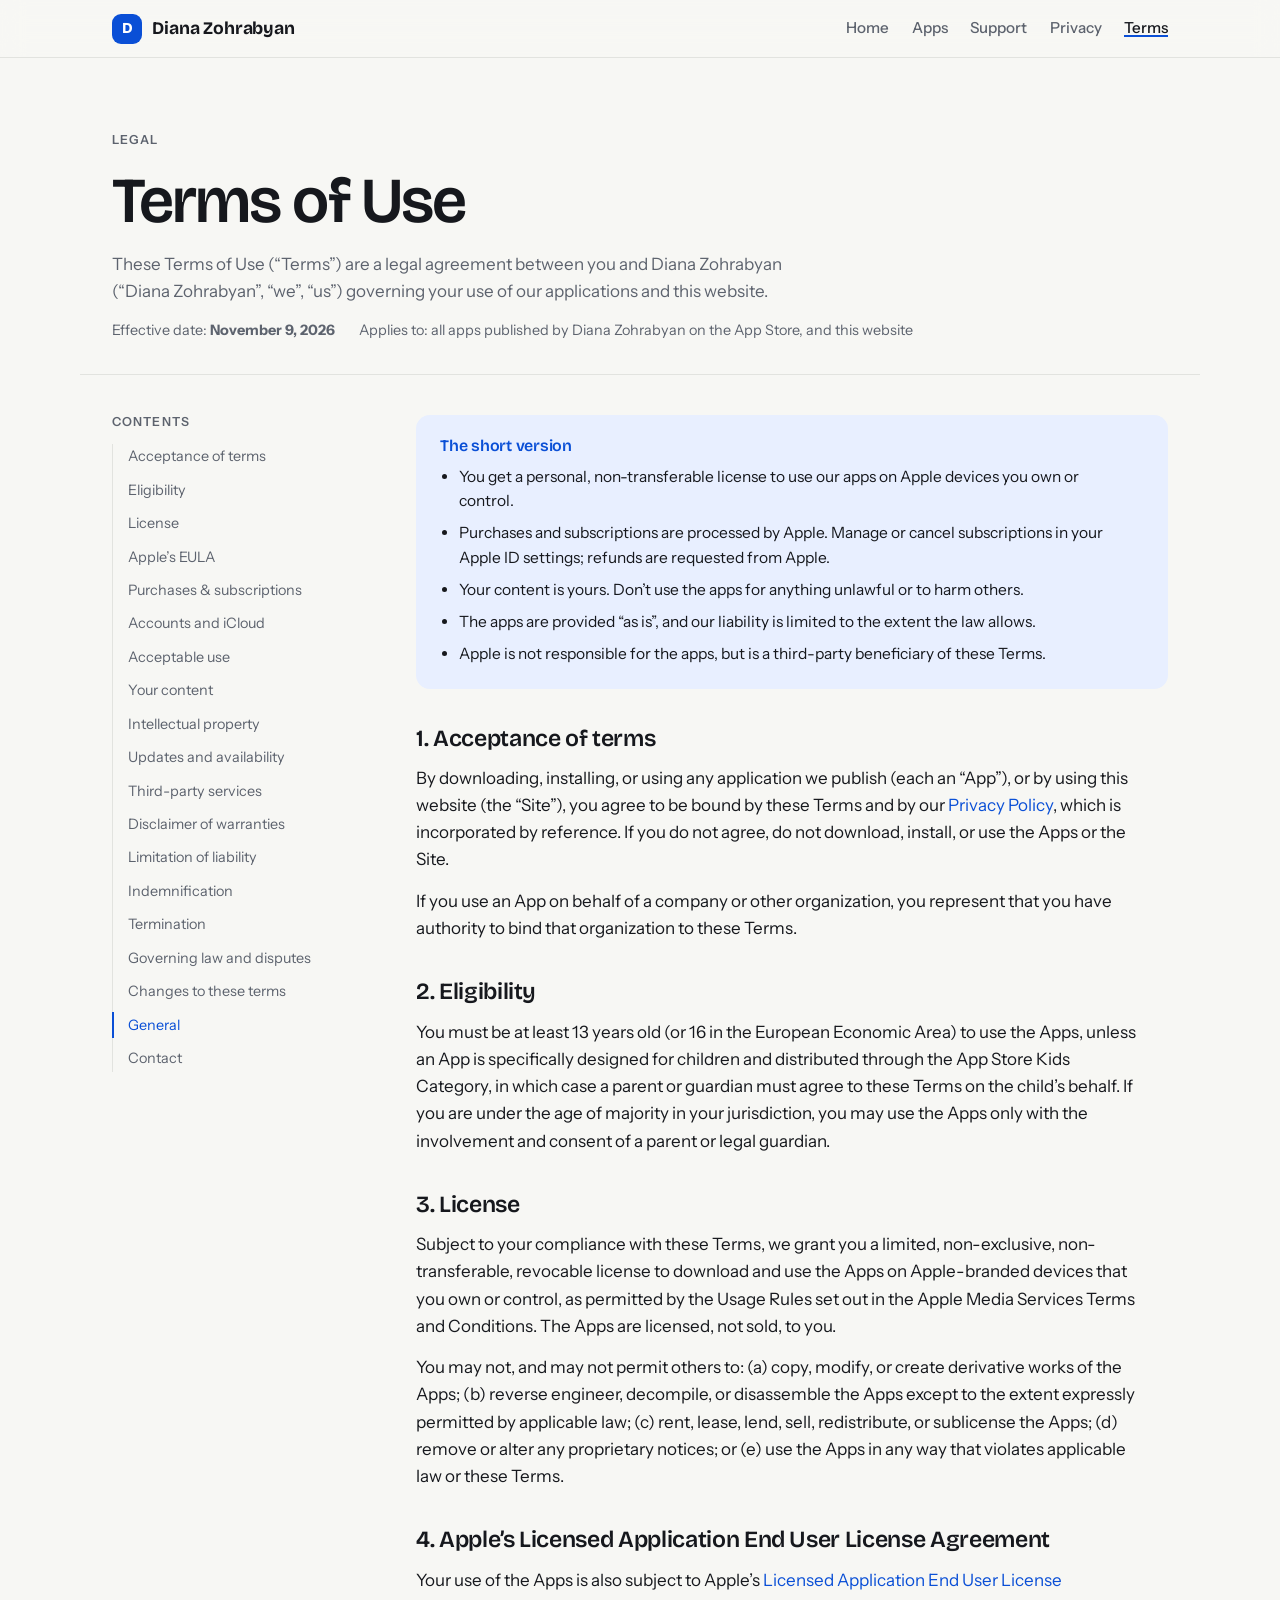
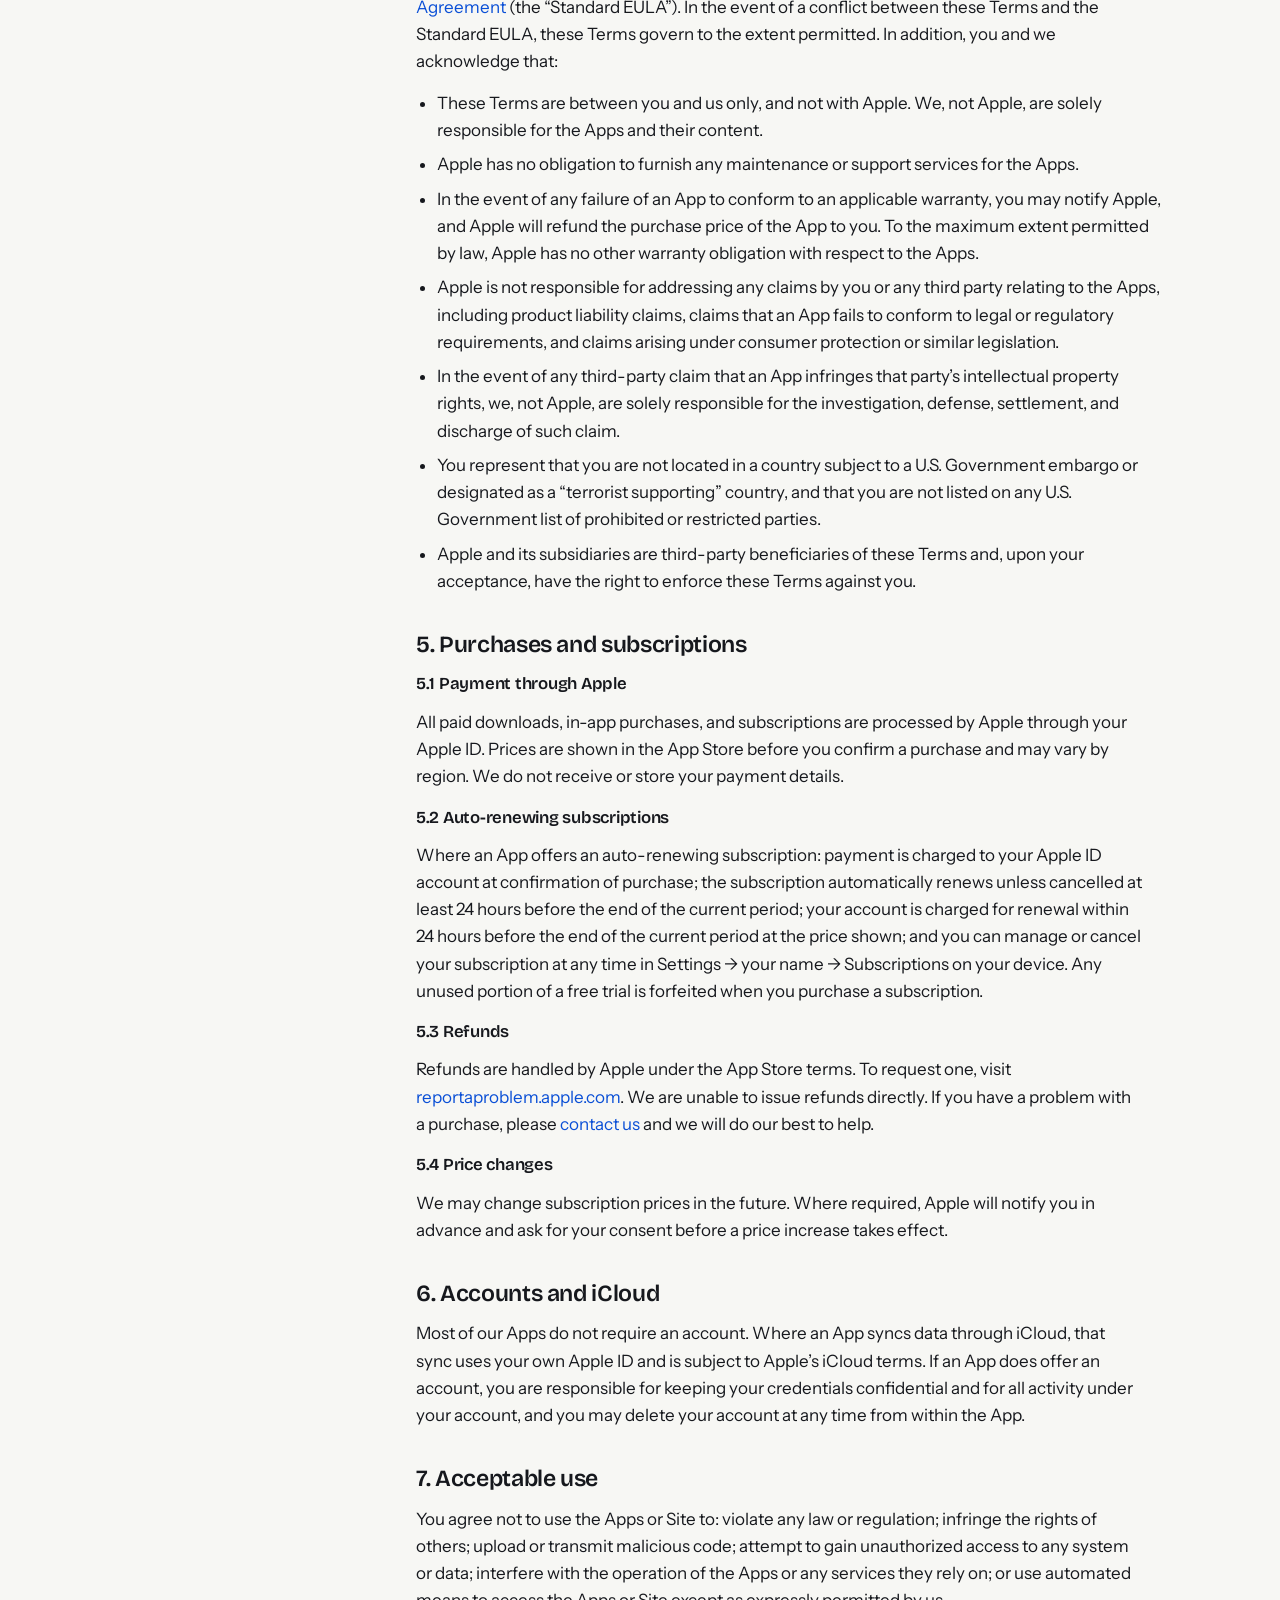
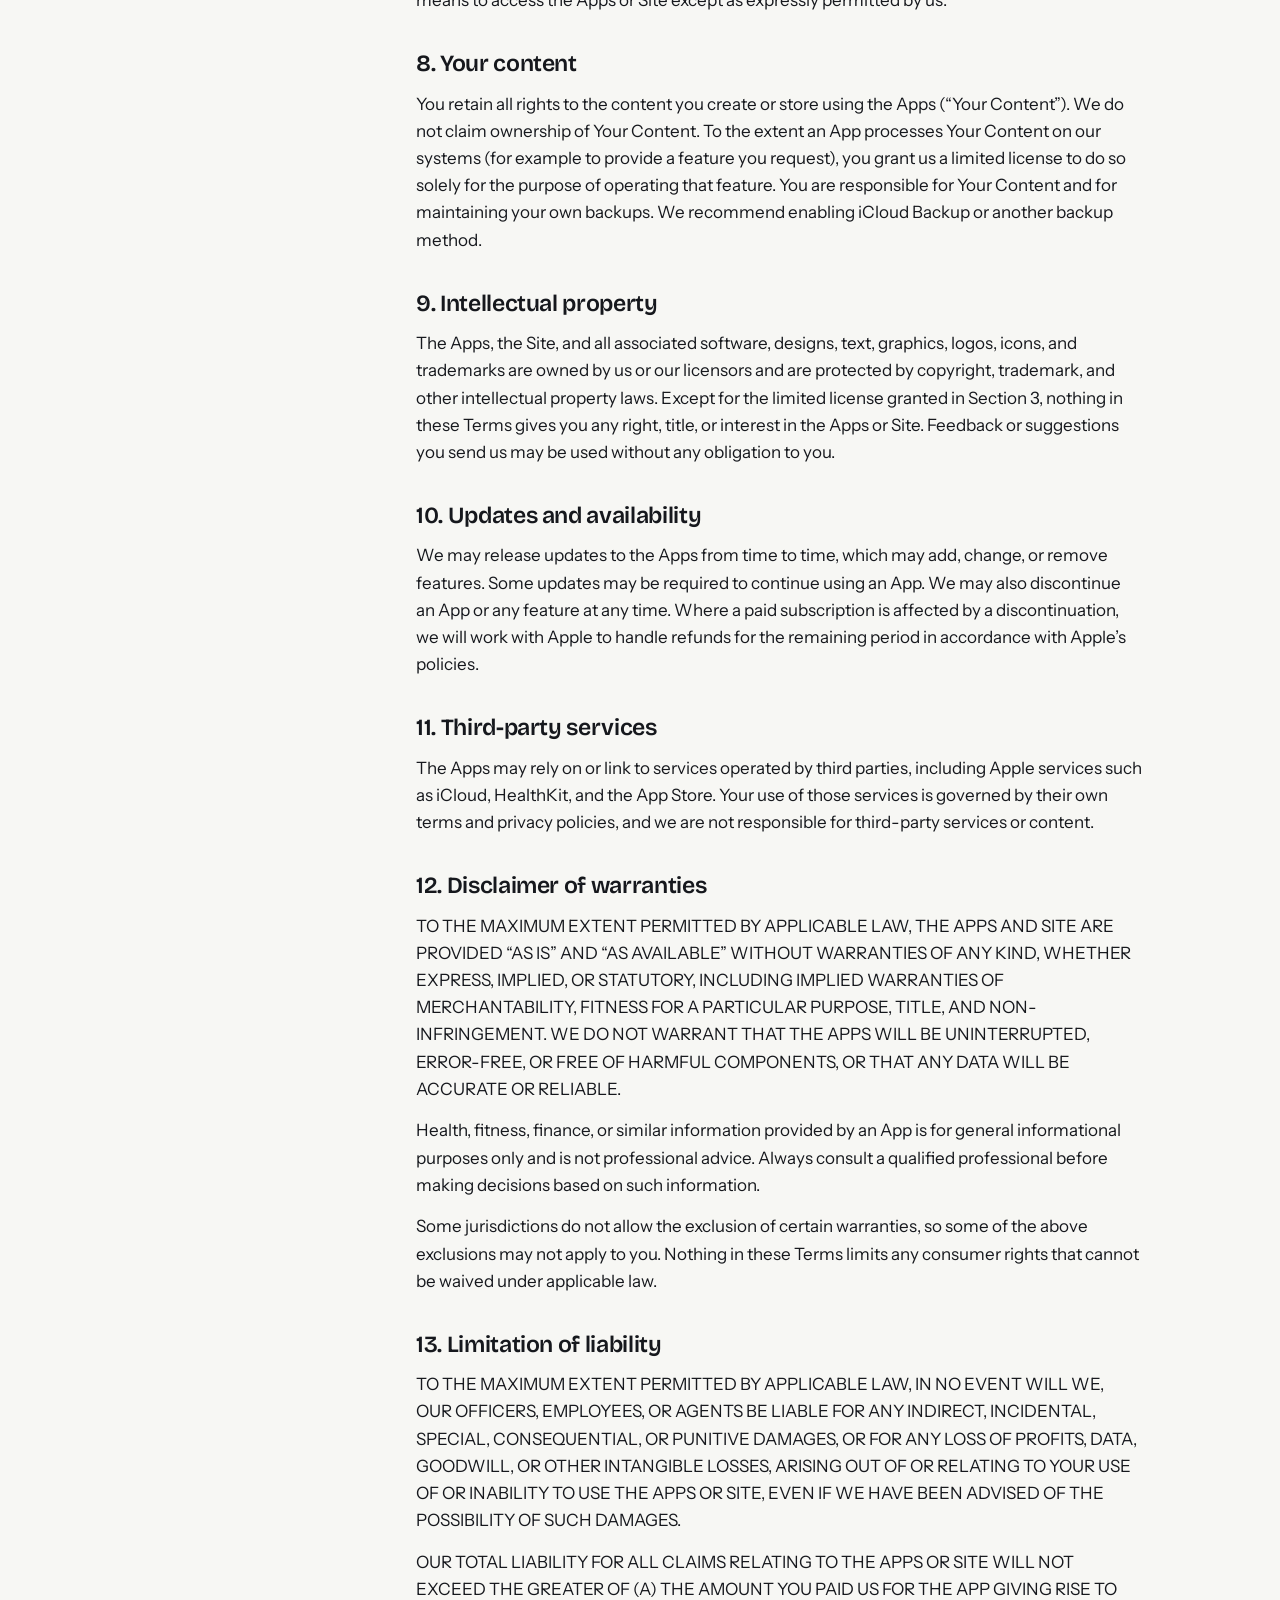
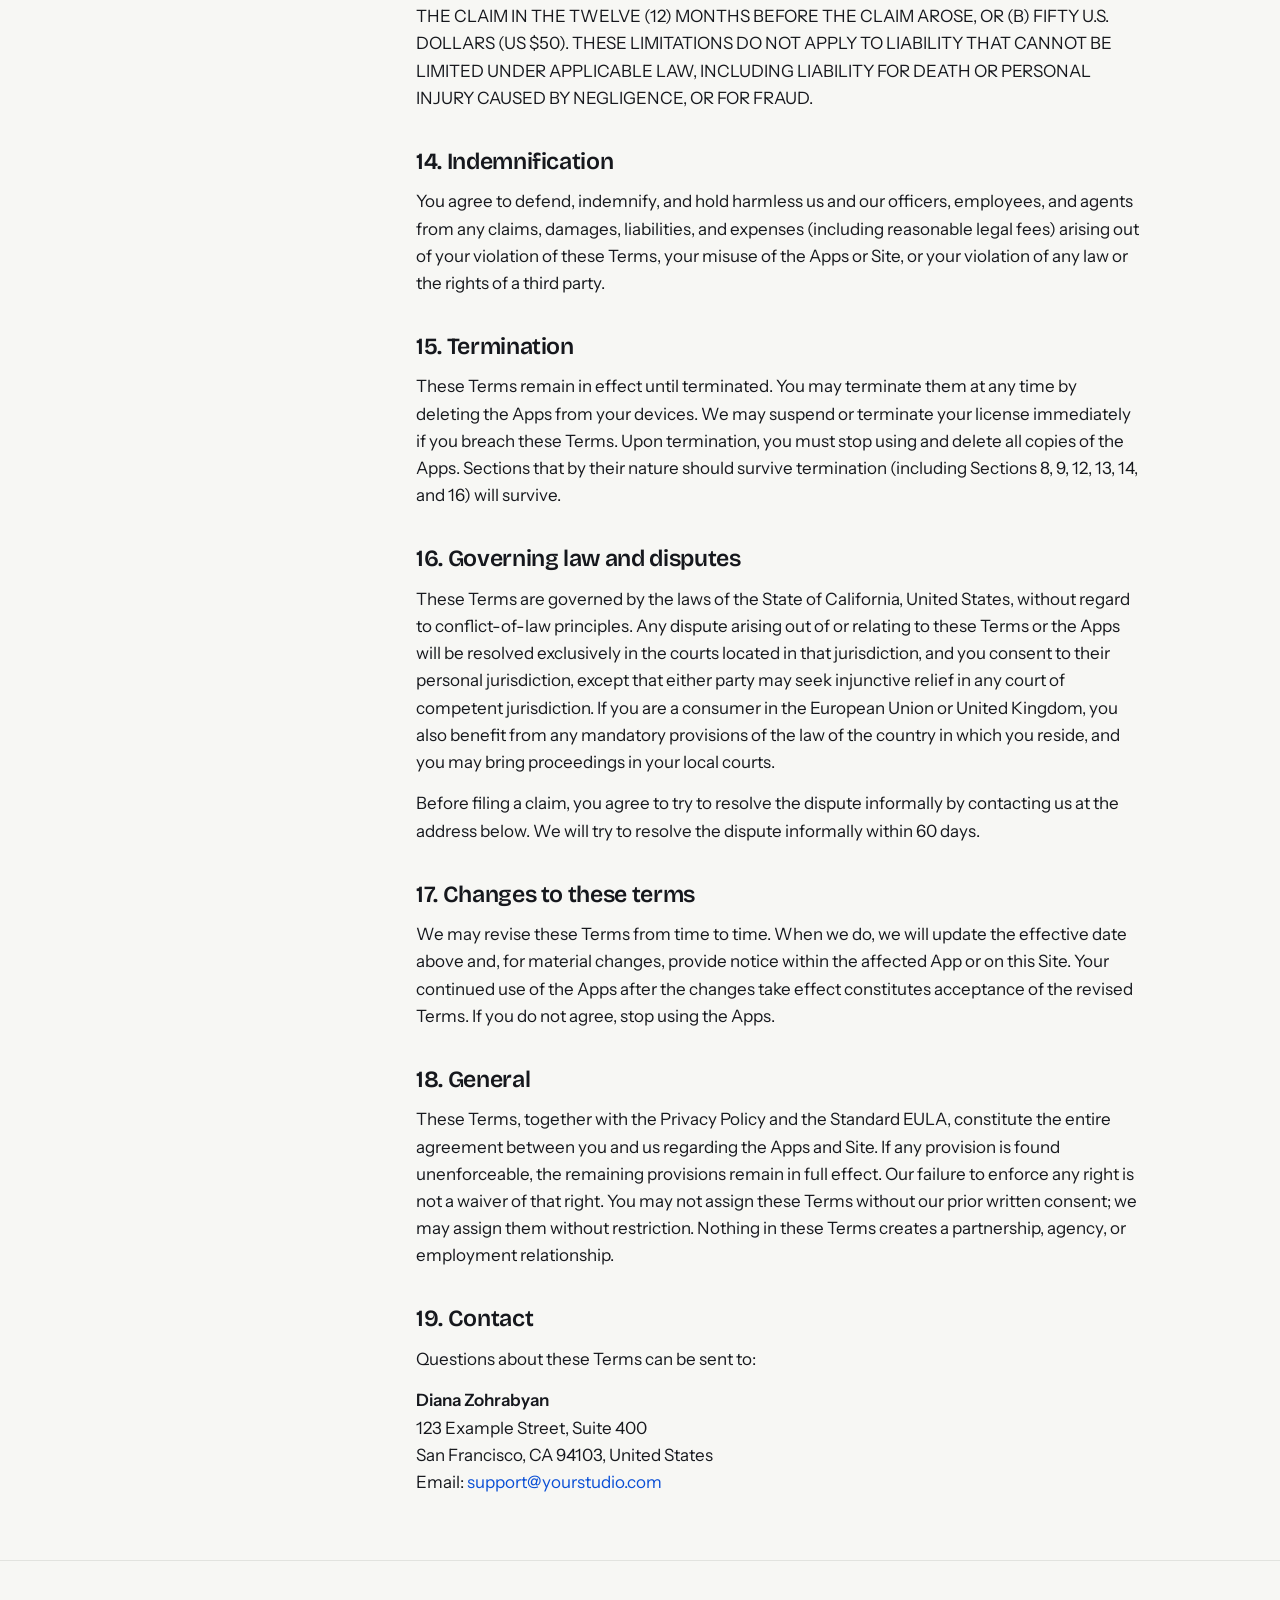
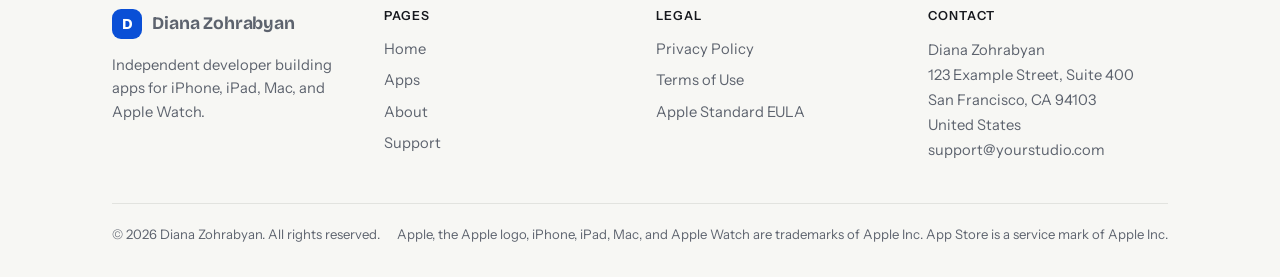
<file: terms.html>
<!doctype html>
<html lang="en">
<head>
<meta charset="utf-8">
<meta name="viewport" content="width=device-width, initial-scale=1, viewport-fit=cover">
<title>Terms of Use · Diana Zohrabyan</title>
<meta name="description" content="Terms of Use governing the applications published by Diana Zohrabyan on the App Store.">
<link rel="preconnect" href="https://fonts.googleapis.com">
<link rel="preconnect" href="https://fonts.gstatic.com" crossorigin>
<link rel="stylesheet" href="https://fonts.googleapis.com/css2?family=Bricolage+Grotesque:opsz,wght@12..96,500;12..96,600;12..96,700;12..96,800&family=Instrument+Sans:ital,wght@0,400;0,500;0,600;1,400&display=swap">
<link rel="stylesheet" href="assets/styles.css">
</head>
<body>

<header class="site-header">
  <div class="wrap nav">
    <a class="brand" href="index.html"><span class="brand-mark" aria-hidden="true">D</span><span data-site="name">Diana Zohrabyan</span></a>
    <nav aria-label="Primary">
      <ul class="nav-links">
        <li><a href="index.html">Home</a></li>
        <li><a href="index.html#apps">Apps</a></li>
        <li><a href="contact.html">Support</a></li>
        <li><a href="privacy.html">Privacy</a></li>
        <li><a href="terms.html">Terms</a></li>
      </ul>
    </nav>
  </div>
</header>

<main id="main">
  <div class="wrap doc-header">
    <p class="eyebrow">Legal</p>
    <h1>Terms of Use</h1>
    <p class="muted">These Terms of Use (“Terms”) are a legal agreement between you and <span data-site="legalName">Diana Zohrabyan</span> (“<span data-site="name">Diana Zohrabyan</span>”, “we”, “us”) governing your use of our applications and this website.</p>
    <div class="meta">
      <span>Effective date: <strong data-site="legalUpdated">November 9, 2026</strong></span>
      <span>Applies to: all apps published by <span data-site="name">Diana Zohrabyan</span> on the App Store, and this website</span>
    </div>
  </div>

  <div class="wrap doc-layout">
    <aside class="toc" aria-label="Table of contents">
      <h2>Contents</h2>
      <ol>
        <li><a href="#acceptance">Acceptance of terms</a></li>
        <li><a href="#eligibility">Eligibility</a></li>
        <li><a href="#license">License</a></li>
        <li><a href="#apple-eula">Apple’s EULA</a></li>
        <li><a href="#purchases">Purchases &amp; subscriptions</a></li>
        <li><a href="#accounts">Accounts and iCloud</a></li>
        <li><a href="#acceptable-use">Acceptable use</a></li>
        <li><a href="#content">Your content</a></li>
        <li><a href="#ip">Intellectual property</a></li>
        <li><a href="#updates">Updates and availability</a></li>
        <li><a href="#third-party">Third-party services</a></li>
        <li><a href="#disclaimer">Disclaimer of warranties</a></li>
        <li><a href="#liability">Limitation of liability</a></li>
        <li><a href="#indemnity">Indemnification</a></li>
        <li><a href="#termination">Termination</a></li>
        <li><a href="#law">Governing law and disputes</a></li>
        <li><a href="#changes">Changes to these terms</a></li>
        <li><a href="#general">General</a></li>
        <li><a href="#contact">Contact</a></li>
      </ol>
    </aside>

    <article class="doc">
      <div class="summary">
        <h2>The short version</h2>
        <ul>
          <li>You get a personal, non-transferable license to use our apps on Apple devices you own or control.</li>
          <li>Purchases and subscriptions are processed by Apple. Manage or cancel subscriptions in your Apple ID settings; refunds are requested from Apple.</li>
          <li>Your content is yours. Don’t use the apps for anything unlawful or to harm others.</li>
          <li>The apps are provided “as is”, and our liability is limited to the extent the law allows.</li>
          <li>Apple is not responsible for the apps, but is a third-party beneficiary of these Terms.</li>
        </ul>
      </div>

      <section id="acceptance">
        <h2>1. Acceptance of terms</h2>
        <p>By downloading, installing, or using any application we publish (each an “App”), or by using this website (the “Site”), you agree to be bound by these Terms and by our <a href="privacy.html">Privacy Policy</a>, which is incorporated by reference. If you do not agree, do not download, install, or use the Apps or the Site.</p>
        <p>If you use an App on behalf of a company or other organization, you represent that you have authority to bind that organization to these Terms.</p>
      </section>

      <section id="eligibility">
        <h2>2. Eligibility</h2>
        <p>You must be at least 13 years old (or 16 in the European Economic Area) to use the Apps, unless an App is specifically designed for children and distributed through the App Store Kids Category, in which case a parent or guardian must agree to these Terms on the child’s behalf. If you are under the age of majority in your jurisdiction, you may use the Apps only with the involvement and consent of a parent or legal guardian.</p>
      </section>

      <section id="license">
        <h2>3. License</h2>
        <p>Subject to your compliance with these Terms, we grant you a limited, non-exclusive, non-transferable, revocable license to download and use the Apps on Apple-branded devices that you own or control, as permitted by the Usage Rules set out in the Apple Media Services Terms and Conditions. The Apps are licensed, not sold, to you.</p>
        <p>You may not, and may not permit others to: (a) copy, modify, or create derivative works of the Apps; (b) reverse engineer, decompile, or disassemble the Apps except to the extent expressly permitted by applicable law; (c) rent, lease, lend, sell, redistribute, or sublicense the Apps; (d) remove or alter any proprietary notices; or (e) use the Apps in any way that violates applicable law or these Terms.</p>
      </section>

      <section id="apple-eula">
        <h2>4. Apple’s Licensed Application End User License Agreement</h2>
        <p>Your use of the Apps is also subject to Apple’s <a href="https://www.apple.com/legal/internet-services/itunes/dev/stdeula/" rel="noopener">Licensed Application End User License Agreement</a> (the “Standard EULA”). In the event of a conflict between these Terms and the Standard EULA, these Terms govern to the extent permitted. In addition, you and we acknowledge that:</p>
        <ul>
          <li>These Terms are between you and us only, and not with Apple. We, not Apple, are solely responsible for the Apps and their content.</li>
          <li>Apple has no obligation to furnish any maintenance or support services for the Apps.</li>
          <li>In the event of any failure of an App to conform to an applicable warranty, you may notify Apple, and Apple will refund the purchase price of the App to you. To the maximum extent permitted by law, Apple has no other warranty obligation with respect to the Apps.</li>
          <li>Apple is not responsible for addressing any claims by you or any third party relating to the Apps, including product liability claims, claims that an App fails to conform to legal or regulatory requirements, and claims arising under consumer protection or similar legislation.</li>
          <li>In the event of any third-party claim that an App infringes that party’s intellectual property rights, we, not Apple, are solely responsible for the investigation, defense, settlement, and discharge of such claim.</li>
          <li>You represent that you are not located in a country subject to a U.S. Government embargo or designated as a “terrorist supporting” country, and that you are not listed on any U.S. Government list of prohibited or restricted parties.</li>
          <li>Apple and its subsidiaries are third-party beneficiaries of these Terms and, upon your acceptance, have the right to enforce these Terms against you.</li>
        </ul>
      </section>

      <section id="purchases">
        <h2>5. Purchases and subscriptions</h2>
        <h3>5.1 Payment through Apple</h3>
        <p>All paid downloads, in-app purchases, and subscriptions are processed by Apple through your Apple ID. Prices are shown in the App Store before you confirm a purchase and may vary by region. We do not receive or store your payment details.</p>
        <h3>5.2 Auto-renewing subscriptions</h3>
        <p>Where an App offers an auto-renewing subscription: payment is charged to your Apple ID account at confirmation of purchase; the subscription automatically renews unless cancelled at least 24 hours before the end of the current period; your account is charged for renewal within 24 hours before the end of the current period at the price shown; and you can manage or cancel your subscription at any time in Settings → your name → Subscriptions on your device. Any unused portion of a free trial is forfeited when you purchase a subscription.</p>
        <h3>5.3 Refunds</h3>
        <p>Refunds are handled by Apple under the App Store terms. To request one, visit <a href="https://reportaproblem.apple.com" rel="noopener">reportaproblem.apple.com</a>. We are unable to issue refunds directly. If you have a problem with a purchase, please <a href="contact.html">contact us</a> and we will do our best to help.</p>
        <h3>5.4 Price changes</h3>
        <p>We may change subscription prices in the future. Where required, Apple will notify you in advance and ask for your consent before a price increase takes effect.</p>
      </section>

      <section id="accounts">
        <h2>6. Accounts and iCloud</h2>
        <p>Most of our Apps do not require an account. Where an App syncs data through iCloud, that sync uses your own Apple ID and is subject to Apple’s iCloud terms. If an App does offer an account, you are responsible for keeping your credentials confidential and for all activity under your account, and you may delete your account at any time from within the App.</p>
      </section>

      <section id="acceptable-use">
        <h2>7. Acceptable use</h2>
        <p>You agree not to use the Apps or Site to: violate any law or regulation; infringe the rights of others; upload or transmit malicious code; attempt to gain unauthorized access to any system or data; interfere with the operation of the Apps or any services they rely on; or use automated means to access the Apps or Site except as expressly permitted by us.</p>
      </section>

      <section id="content">
        <h2>8. Your content</h2>
        <p>You retain all rights to the content you create or store using the Apps (“Your Content”). We do not claim ownership of Your Content. To the extent an App processes Your Content on our systems (for example to provide a feature you request), you grant us a limited license to do so solely for the purpose of operating that feature. You are responsible for Your Content and for maintaining your own backups. We recommend enabling iCloud Backup or another backup method.</p>
      </section>

      <section id="ip">
        <h2>9. Intellectual property</h2>
        <p>The Apps, the Site, and all associated software, designs, text, graphics, logos, icons, and trademarks are owned by us or our licensors and are protected by copyright, trademark, and other intellectual property laws. Except for the limited license granted in Section 3, nothing in these Terms gives you any right, title, or interest in the Apps or Site. Feedback or suggestions you send us may be used without any obligation to you.</p>
      </section>

      <section id="updates">
        <h2>10. Updates and availability</h2>
        <p>We may release updates to the Apps from time to time, which may add, change, or remove features. Some updates may be required to continue using an App. We may also discontinue an App or any feature at any time. Where a paid subscription is affected by a discontinuation, we will work with Apple to handle refunds for the remaining period in accordance with Apple’s policies.</p>
      </section>

      <section id="third-party">
        <h2>11. Third-party services</h2>
        <p>The Apps may rely on or link to services operated by third parties, including Apple services such as iCloud, HealthKit, and the App Store. Your use of those services is governed by their own terms and privacy policies, and we are not responsible for third-party services or content.</p>
      </section>

      <section id="disclaimer">
        <h2>12. Disclaimer of warranties</h2>
        <p>TO THE MAXIMUM EXTENT PERMITTED BY APPLICABLE LAW, THE APPS AND SITE ARE PROVIDED “AS IS” AND “AS AVAILABLE” WITHOUT WARRANTIES OF ANY KIND, WHETHER EXPRESS, IMPLIED, OR STATUTORY, INCLUDING IMPLIED WARRANTIES OF MERCHANTABILITY, FITNESS FOR A PARTICULAR PURPOSE, TITLE, AND NON-INFRINGEMENT. WE DO NOT WARRANT THAT THE APPS WILL BE UNINTERRUPTED, ERROR-FREE, OR FREE OF HARMFUL COMPONENTS, OR THAT ANY DATA WILL BE ACCURATE OR RELIABLE.</p>
        <p>Health, fitness, finance, or similar information provided by an App is for general informational purposes only and is not professional advice. Always consult a qualified professional before making decisions based on such information.</p>
        <p>Some jurisdictions do not allow the exclusion of certain warranties, so some of the above exclusions may not apply to you. Nothing in these Terms limits any consumer rights that cannot be waived under applicable law.</p>
      </section>

      <section id="liability">
        <h2>13. Limitation of liability</h2>
        <p>TO THE MAXIMUM EXTENT PERMITTED BY APPLICABLE LAW, IN NO EVENT WILL WE, OUR OFFICERS, EMPLOYEES, OR AGENTS BE LIABLE FOR ANY INDIRECT, INCIDENTAL, SPECIAL, CONSEQUENTIAL, OR PUNITIVE DAMAGES, OR FOR ANY LOSS OF PROFITS, DATA, GOODWILL, OR OTHER INTANGIBLE LOSSES, ARISING OUT OF OR RELATING TO YOUR USE OF OR INABILITY TO USE THE APPS OR SITE, EVEN IF WE HAVE BEEN ADVISED OF THE POSSIBILITY OF SUCH DAMAGES.</p>
        <p>OUR TOTAL LIABILITY FOR ALL CLAIMS RELATING TO THE APPS OR SITE WILL NOT EXCEED THE GREATER OF (A) THE AMOUNT YOU PAID US FOR THE APP GIVING RISE TO THE CLAIM IN THE TWELVE (12) MONTHS BEFORE THE CLAIM AROSE, OR (B) FIFTY U.S. DOLLARS (US $50). THESE LIMITATIONS DO NOT APPLY TO LIABILITY THAT CANNOT BE LIMITED UNDER APPLICABLE LAW, INCLUDING LIABILITY FOR DEATH OR PERSONAL INJURY CAUSED BY NEGLIGENCE, OR FOR FRAUD.</p>
      </section>

      <section id="indemnity">
        <h2>14. Indemnification</h2>
        <p>You agree to defend, indemnify, and hold harmless us and our officers, employees, and agents from any claims, damages, liabilities, and expenses (including reasonable legal fees) arising out of your violation of these Terms, your misuse of the Apps or Site, or your violation of any law or the rights of a third party.</p>
      </section>

      <section id="termination">
        <h2>15. Termination</h2>
        <p>These Terms remain in effect until terminated. You may terminate them at any time by deleting the Apps from your devices. We may suspend or terminate your license immediately if you breach these Terms. Upon termination, you must stop using and delete all copies of the Apps. Sections that by their nature should survive termination (including Sections 8, 9, 12, 13, 14, and 16) will survive.</p>
      </section>

      <section id="law">
        <h2>16. Governing law and disputes</h2>
        <p>These Terms are governed by the laws of <span data-site="jurisdiction">the State of California, United States</span>, without regard to conflict-of-law principles. Any dispute arising out of or relating to these Terms or the Apps will be resolved exclusively in the courts located in that jurisdiction, and you consent to their personal jurisdiction, except that either party may seek injunctive relief in any court of competent jurisdiction. If you are a consumer in the European Union or United Kingdom, you also benefit from any mandatory provisions of the law of the country in which you reside, and you may bring proceedings in your local courts.</p>
        <p>Before filing a claim, you agree to try to resolve the dispute informally by contacting us at the address below. We will try to resolve the dispute informally within 60 days.</p>
      </section>

      <section id="changes">
        <h2>17. Changes to these terms</h2>
        <p>We may revise these Terms from time to time. When we do, we will update the effective date above and, for material changes, provide notice within the affected App or on this Site. Your continued use of the Apps after the changes take effect constitutes acceptance of the revised Terms. If you do not agree, stop using the Apps.</p>
      </section>

      <section id="general">
        <h2>18. General</h2>
        <p>These Terms, together with the Privacy Policy and the Standard EULA, constitute the entire agreement between you and us regarding the Apps and Site. If any provision is found unenforceable, the remaining provisions remain in full effect. Our failure to enforce any right is not a waiver of that right. You may not assign these Terms without our prior written consent; we may assign them without restriction. Nothing in these Terms creates a partnership, agency, or employment relationship.</p>
      </section>

      <section id="contact">
        <h2>19. Contact</h2>
        <p>Questions about these Terms can be sent to:</p>
        <p>
          <strong data-site="legalName">Diana Zohrabyan</strong><br>
          <span data-site="address">123 Example Street, Suite 400</span><br>
          <span data-site="city">San Francisco, CA 94103</span>, <span data-site="country">United States</span><br>
          Email: <a data-site-href="supportEmail" data-scheme="mailto" href="mailto:support@yourstudio.com"><span data-site="supportEmail">support@yourstudio.com</span></a>
        </p>
      </section>
    </article>
  </div>
</main>

<footer class="site-footer">
  <div class="wrap">
    <div class="footer-grid">
      <div>
        <a class="brand" href="index.html"><span class="brand-mark" aria-hidden="true">D</span><span data-site="name">Diana Zohrabyan</span></a>
        <p style="margin-top:.9rem; max-width:32ch" data-site="tagline">Independent developer building apps for iPhone, iPad, Mac, and Apple Watch.</p>
      </div>
      <div>
        <h4>Pages</h4>
        <ul>
          <li><a href="index.html">Home</a></li>
          <li><a href="index.html#apps">Apps</a></li>
          <li><a href="index.html#about">About</a></li>
          <li><a href="contact.html">Support</a></li>
        </ul>
      </div>
      <div>
        <h4>Legal</h4>
        <ul>
          <li><a href="privacy.html">Privacy Policy</a></li>
          <li><a href="terms.html">Terms of Use</a></li>
          <li><a href="https://www.apple.com/legal/internet-services/itunes/dev/stdeula/" rel="noopener">Apple Standard EULA</a></li>
        </ul>
      </div>
      <div>
        <h4>Contact</h4>
        <address>
          <span data-site="legalName">Diana Zohrabyan</span><br>
          <span data-site="address">123 Example Street, Suite 400</span><br>
          <span data-site="city">San Francisco, CA 94103</span><br>
          <span data-site="country">United States</span><br>
          <a data-site-href="supportEmail" data-scheme="mailto" href="mailto:support@yourstudio.com"><span data-site="supportEmail">support@yourstudio.com</span></a>
        </address>
      </div>
    </div>
    <div class="footer-bottom">
      <p>© <span data-year>2026</span> <span data-site="legalName">Diana Zohrabyan</span>. All rights reserved.</p>
      <p>Apple, the Apple logo, iPhone, iPad, Mac, and Apple Watch are trademarks of Apple Inc. App Store is a service mark of Apple Inc.</p>
    </div>
  </div>
</footer>

<script src="assets/site.config.js"></script>
<script src="assets/site.js"></script>
</body>
</html>
</file>
<file: assets/styles.css>
/* Layout concept: a quiet, product-grade studio site. Generous left-aligned type,
   a single azure accent, hairline rules for structure, cards only where an object
   (an app) is being presented. Legal pages use a sticky table of contents. */
:root {
  --bg: #f7f7f4;
  --surface: #ffffff;
  --fg: #16181d;
  --muted: #5d636e;
  --line: #e2e3df;
  --accent: #0a4fd6;
  --accent-ink: #ffffff;
  --accent-soft: #e8efff;
  --shadow: 0 1px 2px rgba(22, 24, 29, .06), 0 8px 24px -12px rgba(22, 24, 29, .18);

  --font-display: "Bricolage Grotesque", "Avenir Next", "Helvetica Neue", Arial, sans-serif;
  --font-body: "Instrument Sans", -apple-system, BlinkMacSystemFont, "Segoe UI", Roboto, sans-serif;
  --font-mono: "SF Mono", ui-monospace, Menlo, Consolas, monospace;

  --measure: 66ch;
  --radius: 14px;
  color-scheme: light;
}
@media (prefers-color-scheme: dark) {
  :root:not([data-theme="light"]) {
    --bg: #0f1115; --surface: #171a20; --fg: #eceef1; --muted: #9aa1ad; --line: #272b33;
    --accent: #6f9bff; --accent-ink: #0b1430; --accent-soft: #182341;
    --shadow: 0 1px 2px rgba(0,0,0,.4), 0 8px 24px -12px rgba(0,0,0,.6);
    color-scheme: dark;
  }
}
:root[data-theme="dark"] {
  --bg: #0f1115; --surface: #171a20; --fg: #eceef1; --muted: #9aa1ad; --line: #272b33;
  --accent: #6f9bff; --accent-ink: #0b1430; --accent-soft: #182341;
  --shadow: 0 1px 2px rgba(0,0,0,.4), 0 8px 24px -12px rgba(0,0,0,.6);
  color-scheme: dark;
}

*, *::before, *::after { box-sizing: border-box; }
html { -webkit-text-size-adjust: 100%; scroll-behavior: smooth; }
@media (prefers-reduced-motion: reduce) { html { scroll-behavior: auto; } *, *::before, *::after { transition: none !important; animation: none !important; } }
body {
  margin: 0;
  background: var(--bg);
  color: var(--fg);
  font-family: var(--font-body);
  font-size: 1.0625rem;
  line-height: 1.6;
  -webkit-font-smoothing: antialiased;
}
img, svg { max-width: 100%; display: block; }
a { color: var(--accent); text-decoration: none; }
a:hover { text-decoration: underline; text-underline-offset: .15em; }
:focus-visible { outline: 2px solid var(--accent); outline-offset: 3px; border-radius: 4px; }
h1, h2, h3, h4 { font-family: var(--font-display); line-height: 1.12; letter-spacing: -.015em; margin: 0; text-wrap: balance; font-weight: 600; }
h1 { font-size: clamp(2.25rem, 5.5vw, 4rem); letter-spacing: -.03em; }
h2 { font-size: clamp(1.6rem, 3vw, 2.25rem); }
h3 { font-size: 1.2rem; }
p { margin: 0; max-width: var(--measure); }
.eyebrow { font-family: var(--font-body); font-size: .78rem; font-weight: 600; letter-spacing: .09em; text-transform: uppercase; color: var(--muted); }
.muted { color: var(--muted); }
.wrap {
  max-width: 1120px; margin: 0 auto;
  padding-left: max(16px, env(safe-area-inset-left, 0px));
  padding-right: max(16px, env(safe-area-inset-right, 0px));
}
@media (min-width: 720px) { .wrap { padding-left: max(32px, env(safe-area-inset-left, 0px)); padding-right: max(32px, env(safe-area-inset-right, 0px)); } }

/* Header */
.site-header { position: sticky; top: env(safe-area-inset-top, 0px); z-index: 20; background: color-mix(in srgb, var(--bg) 88%, transparent); backdrop-filter: saturate(1.4) blur(12px); -webkit-backdrop-filter: saturate(1.4) blur(12px); border-bottom: 1px solid var(--line); }
body::before { content: ""; position: fixed; inset: 0 0 auto; height: env(safe-area-inset-top, 0px); z-index: 30; background: var(--bg); }
.nav { display: flex; align-items: center; justify-content: space-between; gap: 1rem 1.5rem; flex-wrap: wrap; padding-block: .85rem; }
.brand { display: inline-flex; align-items: center; gap: .65rem; color: var(--fg); font-family: var(--font-display); font-weight: 700; font-size: 1.1rem; letter-spacing: -.01em; }
.brand:hover { text-decoration: none; }
.brand-mark { width: 30px; height: 30px; border-radius: 9px; background: var(--accent); color: var(--accent-ink); display: grid; place-items: center; font-weight: 800; font-size: .95rem; flex: none; }
.nav-links { display: flex; gap: .25rem 1.4rem; flex-wrap: wrap; list-style: none; margin: 0; padding: 0; font-size: .95rem; }
.nav-links a { color: var(--muted); font-weight: 500; }
.nav-links a:hover, .nav-links a[aria-current="page"] { color: var(--fg); text-decoration: none; }
.nav-links a[aria-current="page"] { box-shadow: inset 0 -2px 0 var(--accent); }

/* Buttons */
.btn { display: inline-flex; align-items: center; gap: .5rem; padding: .7rem 1.15rem; border-radius: 999px; font-weight: 600; font-size: .95rem; border: 1px solid transparent; transition: background .15s, border-color .15s, transform .15s; cursor: pointer; font-family: inherit; }
.btn:hover { text-decoration: none; transform: translateY(-1px); }
.btn-primary { background: var(--accent); color: var(--accent-ink); }
.btn-primary:hover { background: color-mix(in srgb, var(--accent) 88%, var(--fg)); }
.btn-ghost { background: transparent; color: var(--fg); border-color: var(--line); }
.btn-ghost:hover { border-color: var(--muted); background: var(--surface); }
.btn svg { width: 16px; height: 16px; }

/* Sections */
.section { padding-block: clamp(3rem, 7vw, 5.5rem); }
.section + .section { border-top: 1px solid var(--line); }
.section-head { display: grid; gap: .75rem; margin-bottom: 2.25rem; }

/* Hero */
.hero { padding-block: clamp(3.5rem, 9vw, 7rem) clamp(3rem, 7vw, 5rem); display: grid; gap: 1.5rem; }
.hero p.lede { font-size: 1.25rem; color: var(--muted); max-width: 54ch; }
.hero-actions { display: flex; gap: .75rem; flex-wrap: wrap; margin-top: .5rem; }
.platforms { display: flex; gap: .5rem 1.75rem; flex-wrap: wrap; margin-top: 1.5rem; padding-top: 1.5rem; border-top: 1px solid var(--line); list-style: none; padding-left: 0; font-size: .92rem; color: var(--muted); }
.platforms li { display: inline-flex; align-items: center; gap: .5rem; }
.platforms li::before { content: ""; width: 6px; height: 6px; border-radius: 50%; background: var(--accent); }

/* Apps */
.app-grid { display: grid; gap: 1.25rem; grid-template-columns: repeat(auto-fill, minmax(min(100%, 300px), 1fr)); }
.app-card { background: var(--surface); border: 1px solid var(--line); border-radius: var(--radius); padding: 1.5rem; display: grid; gap: 1rem; grid-template-rows: auto 1fr auto; box-shadow: var(--shadow); min-width: 0; }
.app-top { display: flex; gap: 1rem; align-items: center; }
.app-icon { width: 64px; height: 64px; border-radius: 16px; flex: none; display: grid; place-items: center; color: #fff; font-family: var(--font-display); font-weight: 800; font-size: 1.6rem; box-shadow: inset 0 0 0 1px rgba(255,255,255,.25); }
.app-icon.a { background: linear-gradient(145deg, #1b6cff, #7b3dff); }
.app-icon.b { background: linear-gradient(145deg, #0fa37f, #0f6bd6); }
.app-icon.c { background: linear-gradient(145deg, #ff7a3d, #ff3d7a); }
.app-card h3 { margin-bottom: .15rem; }
.app-meta { font-size: .85rem; color: var(--muted); }
.app-card p { font-size: .98rem; color: var(--muted); }
.tags { display: flex; gap: .4rem; flex-wrap: wrap; list-style: none; margin: 0; padding: 0; }
.tags li { font-size: .75rem; font-weight: 600; letter-spacing: .03em; padding: .2rem .6rem; border-radius: 999px; background: var(--accent-soft); color: var(--accent); }
.app-links { display: flex; gap: 1rem; flex-wrap: wrap; font-size: .92rem; font-weight: 600; padding-top: .5rem; border-top: 1px solid var(--line); }

/* About */
.two-col { display: grid; gap: 2.5rem; grid-template-columns: 1fr; align-items: start; }
@media (min-width: 860px) { .two-col { grid-template-columns: minmax(0, 1.4fr) minmax(0, 1fr); gap: 4rem; } }
.prose { display: grid; gap: 1rem; }
.facts { margin: 0; border-top: 1px solid var(--line); }
.facts div { display: grid; grid-template-columns: 9rem 1fr; gap: 1rem; padding: .85rem 0; border-bottom: 1px solid var(--line); font-size: .95rem; }
.facts dt { color: var(--muted); }
.facts dd { margin: 0; font-weight: 500; min-width: 0; overflow-wrap: anywhere; }

/* Principles list */
.principles { display: grid; gap: 1.5rem; grid-template-columns: repeat(auto-fit, minmax(min(100%, 240px), 1fr)); list-style: none; margin: 0; padding: 0; }
.principles li { display: grid; gap: .5rem; padding-top: 1rem; border-top: 2px solid var(--fg); }
.principles h3 { font-size: 1.05rem; }
.principles p { font-size: .95rem; color: var(--muted); }

/* CTA band */
.cta { background: var(--surface); border: 1px solid var(--line); border-radius: var(--radius); padding: clamp(1.5rem, 4vw, 2.75rem); display: flex; justify-content: space-between; align-items: center; gap: 1.5rem; flex-wrap: wrap; }
.cta h2 { font-size: 1.5rem; }
.cta p { color: var(--muted); }

/* Footer */
.site-footer { border-top: 1px solid var(--line); padding-block: 3rem 2rem; font-size: .92rem; color: var(--muted); }
.footer-grid { display: grid; gap: 2rem; grid-template-columns: repeat(auto-fit, minmax(min(100%, 200px), 1fr)); }
.footer-grid h4 { font-family: var(--font-body); font-size: .78rem; letter-spacing: .09em; text-transform: uppercase; color: var(--fg); margin-bottom: .9rem; }
.footer-grid ul { list-style: none; margin: 0; padding: 0; display: grid; gap: .5rem; }
.footer-grid a { color: var(--muted); }
.footer-grid a:hover { color: var(--fg); }
.footer-grid address { font-style: normal; line-height: 1.7; }
.footer-bottom { margin-top: 2.5rem; padding-top: 1.25rem; border-top: 1px solid var(--line); display: flex; justify-content: space-between; gap: 1rem; flex-wrap: wrap; font-size: .82rem; }
.footer-bottom p { max-width: none; }

/* Legal / document pages */
.doc-header { padding-block: clamp(2.5rem, 6vw, 4.5rem) 2rem; border-bottom: 1px solid var(--line); display: grid; gap: .9rem; }
.doc-header .meta { display: flex; gap: .5rem 1.5rem; flex-wrap: wrap; font-size: .9rem; color: var(--muted); }
.doc-layout { display: grid; gap: 3rem; grid-template-columns: 1fr; padding-block: 2.5rem 4rem; }
@media (min-width: 900px) { .doc-layout { grid-template-columns: 240px minmax(0, 1fr); gap: 4rem; } }
.toc { position: sticky; top: calc(env(safe-area-inset-top, 0px) + 5rem); align-self: start; font-size: .9rem; }
.toc h2 { font-family: var(--font-body); font-size: .78rem; letter-spacing: .09em; text-transform: uppercase; color: var(--muted); margin-bottom: .9rem; }
.toc ol { list-style: none; margin: 0; padding: 0; display: grid; gap: .45rem; border-left: 1px solid var(--line); }
.toc a { color: var(--muted); display: block; padding: .1rem 0 .1rem .9rem; margin-left: -1px; border-left: 2px solid transparent; }
.toc a:hover { color: var(--fg); text-decoration: none; }
.toc a.active { color: var(--accent); border-left-color: var(--accent); }
@media (max-width: 899px) { .toc { position: static; } .toc ol { display: grid; grid-template-columns: 1fr 1fr; gap: .35rem 1rem; } }
.doc { display: grid; gap: 2.25rem; min-width: 0; }
.doc section { display: grid; gap: .9rem; scroll-margin-top: calc(env(safe-area-inset-top, 0px) + 5.5rem); }
.doc h2 { font-size: 1.45rem; }
.doc h3 { font-size: 1.05rem; margin-top: .25rem; }
.doc p, .doc li { max-width: var(--measure); color: var(--fg); }
.doc ul, .doc ol { margin: 0; padding-left: 1.3rem; display: grid; gap: .45rem; }
.doc strong { font-weight: 600; }
.summary { background: var(--accent-soft); border-radius: var(--radius); padding: 1.35rem 1.5rem; display: grid; gap: .6rem; }
.summary h2 { font-size: 1rem; color: var(--accent); }
.summary ul { padding-left: 1.2rem; }
.summary li { font-size: .97rem; }
.table-wrap { overflow-x: auto; border: 1px solid var(--line); border-radius: 10px; }
table { border-collapse: collapse; width: 100%; min-width: 560px; font-size: .92rem; background: var(--surface); }
th, td { text-align: left; padding: .75rem .9rem; border-bottom: 1px solid var(--line); vertical-align: top; }
th { font-weight: 600; font-size: .78rem; letter-spacing: .06em; text-transform: uppercase; color: var(--muted); background: var(--bg); }
tr:last-child td { border-bottom: 0; }

/* Contact page */
.contact-grid { display: grid; gap: 1.25rem; grid-template-columns: repeat(auto-fit, minmax(min(100%, 280px), 1fr)); }
.contact-card { background: var(--surface); border: 1px solid var(--line); border-radius: var(--radius); padding: 1.5rem; display: grid; gap: .6rem; align-content: start; box-shadow: var(--shadow); min-width: 0; }
.contact-card .eyebrow { color: var(--accent); }
.contact-card h2 { font-size: 1.2rem; }
.contact-card p { font-size: .95rem; color: var(--muted); }
.email-row { display: flex; align-items: center; gap: .6rem; flex-wrap: wrap; margin-top: .4rem; }
.email { font-family: var(--font-mono); font-size: .95rem; color: var(--fg); background: var(--bg); border: 1px solid var(--line); padding: .45rem .7rem; border-radius: 8px; user-select: all; overflow-wrap: anywhere; }
.copy { font: inherit; font-size: .82rem; font-weight: 600; color: var(--accent); background: transparent; border: 1px solid var(--line); border-radius: 8px; padding: .4rem .7rem; cursor: pointer; }
.copy:hover { border-color: var(--accent); }
.checklist { list-style: none; margin: 0; padding: 0; display: grid; gap: .6rem; }
.checklist li { display: grid; grid-template-columns: 1.4rem 1fr; gap: .5rem; align-items: start; }
.checklist li::before { content: "✓"; color: var(--accent); font-weight: 700; }
.faq { display: grid; gap: 0; border-top: 1px solid var(--line); }
.faq details { border-bottom: 1px solid var(--line); }
.faq summary { cursor: pointer; padding: 1rem 0; font-weight: 600; font-family: var(--font-display); font-size: 1.05rem; list-style: none; display: flex; justify-content: space-between; gap: 1rem; }
.faq summary::-webkit-details-marker { display: none; }
.faq summary::after { content: "+"; color: var(--muted); font-weight: 400; }
.faq details[open] summary::after { content: "–"; }
.faq details p { padding-bottom: 1.1rem; color: var(--muted); }
.notice { font-size: .85rem; color: var(--muted); border-left: 2px solid var(--line); padding-left: 1rem; }
</file>
